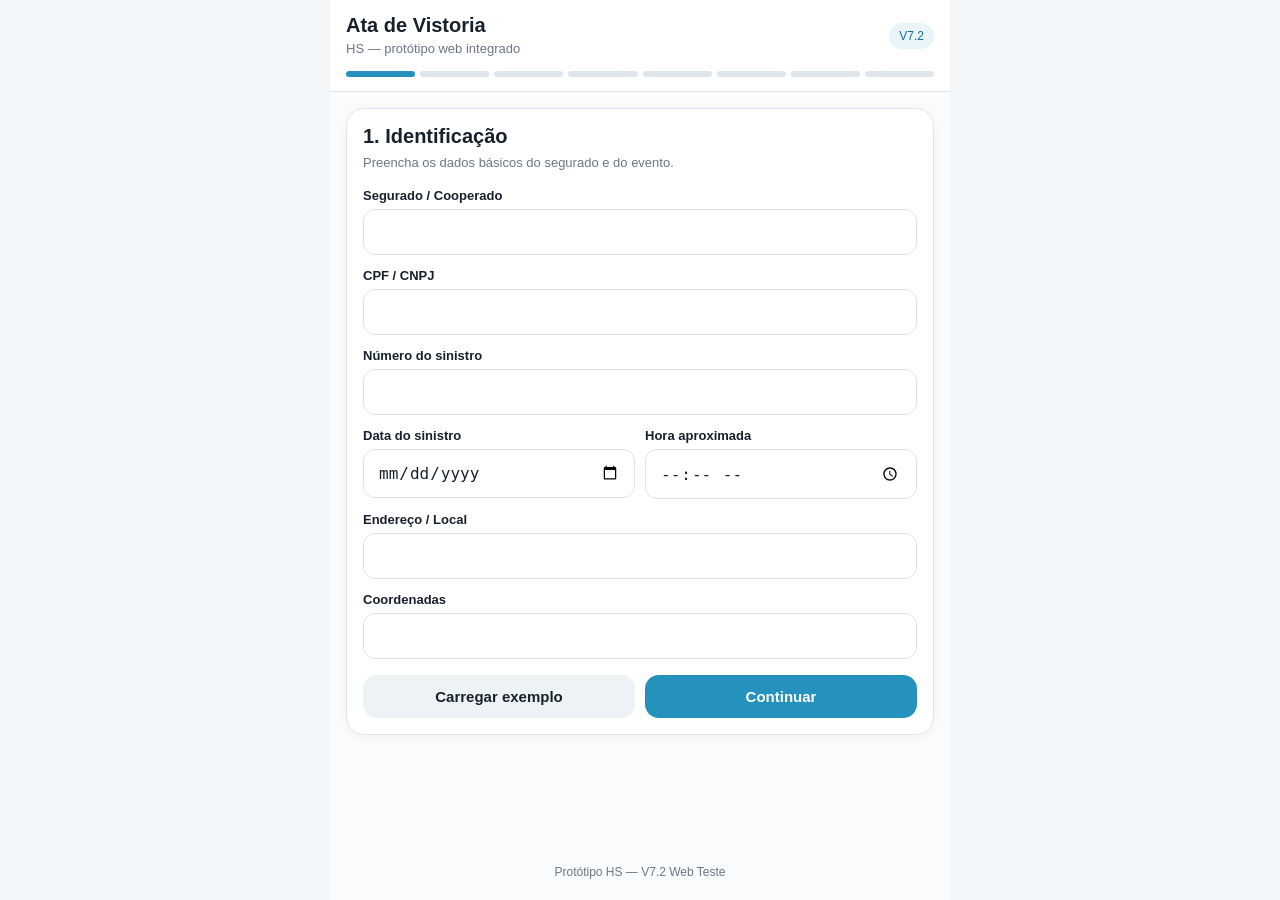
<file: index.html>
<!DOCTYPE html>
<html lang="pt-BR">
<head>
<meta charset="UTF-8">
<meta name="viewport" content="width=device-width, initial-scale=1.0, viewport-fit=cover">
<title>Ata de Vistoria - V7.2 Web Teste</title>
<style>
:root{--bg:#f3f6f9;--card:#fff;--text:#17212b;--muted:#6b7785;--line:#dce4ea;--primary:#2492bd;--primary-dark:#176d91;--ok:#2b835d;--danger:#a64b4b}
*{box-sizing:border-box}html,body{margin:0;background:var(--bg);color:var(--text);font-family:-apple-system,BlinkMacSystemFont,"Segoe UI",Roboto,Arial,sans-serif}
.app{max-width:620px;margin:auto;min-height:100vh;background:#f9fbfc}
header{position:sticky;top:0;z-index:10;background:#fff;border-bottom:1px solid var(--line);padding:14px 16px}
.head{display:flex;justify-content:space-between;align-items:center;gap:10px}h1{font-size:20px;margin:0}.badge{font-size:12px;background:#eaf5fa;color:var(--primary-dark);padding:6px 10px;border-radius:999px}
.progress{display:grid;grid-template-columns:repeat(8,1fr);gap:5px;margin-top:12px}.progress span{height:6px;background:#dfe6eb;border-radius:999px}.progress span.on{background:var(--primary)}
main{padding:16px 16px 100px}.screen{display:none}.screen.active{display:block}
.card{background:#fff;border:1px solid var(--line);border-radius:18px;padding:16px;margin-bottom:14px;box-shadow:0 2px 12px rgba(0,0,0,.04)}
h2{font-size:20px;margin:0 0 6px}h3{font-size:15px;margin:16px 0 8px}.helper{font-size:13px;line-height:1.45;color:var(--muted);margin:0 0 15px}
label.field{display:block;font-size:13px;font-weight:700;margin:13px 0 6px}
input,select,textarea{width:100%;font-size:16px;padding:13px 14px;border:1px solid var(--line);border-radius:12px;background:#fff;color:var(--text)}textarea{min-height:115px;resize:vertical}
.grid2{display:grid;grid-template-columns:1fr 1fr;gap:10px}.item{border:1px solid var(--line);background:#fbfcfd;border-radius:14px;padding:12px;margin-top:10px}
.item-head{display:flex;justify-content:space-between;align-items:center;gap:8px}.item-head strong{font-size:14px}
.btn{border:0;border-radius:14px;padding:13px 14px;font-size:15px;font-weight:800;cursor:pointer;-webkit-tap-highlight-color:transparent}
.primary{background:var(--primary);color:#fff}.secondary{background:#edf2f5;color:var(--text)}.ok{background:var(--ok);color:#fff}.danger{background:#fff1f1;color:var(--danger);border:1px solid #f0cccc}
.actions{display:flex;gap:10px;flex-wrap:wrap;margin-top:16px}.actions .btn{flex:1}
footer{padding:16px;color:var(--muted);font-size:12px;text-align:center}
.preview{background:#fff;border:1px solid var(--line);border-radius:16px;padding:14px;overflow:auto}.preview h4{margin:0 0 8px}.kv{display:grid;grid-template-columns:140px 1fr;gap:7px 10px;font-size:13px;line-height:1.35}.kv b{color:#33414d}.mini-table{width:100%;border-collapse:collapse;font-size:12px;margin-top:10px}.mini-table th,.mini-table td{border:1px solid #dce4ea;padding:7px;text-align:left;vertical-align:top}
@media(max-width:480px){.grid2{grid-template-columns:1fr}.kv{grid-template-columns:1fr}.head{align-items:flex-start;flex-direction:column}.actions{flex-direction:column}.actions .btn{width:100%}}
@media print{header,.no-print,footer{display:none!important}.app{max-width:none}.screen{display:block!important}body{background:#fff}main{padding:0}.card{box-shadow:none;border:0;padding:0}.preview{border:0;padding:0}}
</style>
</head>
<body>
<div class="app">
<header>
<div class="head"><div><h1>Ata de Vistoria</h1><div class="helper" style="margin:3px 0 0">HS — protótipo web integrado</div></div><span class="badge">V7.2</span></div>
<div class="progress" id="progress"><span></span><span></span><span></span><span></span><span></span><span></span><span></span><span></span></div>
</header>
<main>
<section class="screen active" data-step="1">
<div class="card"><h2>1. Identificação</h2><p class="helper">Preencha os dados básicos do segurado e do evento.</p>
<label class="field">Segurado / Cooperado</label><input id="segurado" data-save>
<label class="field">CPF / CNPJ</label><input id="cpfCnpj" data-save>
<label class="field">Número do sinistro</label><input id="sinistro" data-save>
<div class="grid2"><div><label class="field">Data do sinistro</label><input id="dataSinistro" type="date" data-save></div><div><label class="field">Hora aproximada</label><input id="horaSinistro" type="time" data-save></div></div>
<label class="field">Endereço / Local</label><input id="endereco" data-save>
<label class="field">Coordenadas</label><input id="coords" data-save>
<div class="actions no-print"><button class="btn secondary" onclick="loadExample()">Carregar exemplo</button><button class="btn primary" onclick="go(2)">Continuar</button></div>
</div></section>
<section class="screen" data-step="2"><div class="card"><h2>2. Instalações</h2><p class="helper">Adicione as instalações vistoriadas.</p><div id="instList"></div><button class="btn secondary no-print" onclick="addInst()">+ Adicionar instalação</button><div class="actions no-print"><button class="btn secondary" onclick="go(1)">Voltar</button><button class="btn primary" onclick="go(3)">Continuar</button></div></div></section>
<section class="screen" data-step="3"><div class="card"><h2>3. Relação de danos</h2><p class="helper">Registre cada item constatado em vistoria.</p><div id="damageList"></div><button class="btn secondary no-print" onclick="addDamage()">+ Adicionar item de dano</button><div class="actions no-print"><button class="btn secondary" onclick="go(2)">Voltar</button><button class="btn primary" onclick="go(4)">Continuar</button></div></div></section>
<section class="screen" data-step="4"><div class="card"><h2>4. Relato e constatações</h2>
<label class="field">Quem prestou o relato?</label><input id="relator" data-save>
<label class="field">Relato do evento</label><textarea id="relato" data-save></textarea>
<label class="field">Constatações de vistoria</label><textarea id="constatacoes" data-save></textarea>
<label class="field">Documentos coletados</label><textarea id="documentos" data-save></textarea>
<label class="field">Existe outro seguro?</label><select id="outroSeguro" data-save><option value="">Selecione</option><option value="nao">Não</option><option value="sim">Sim</option></select>
<div class="actions no-print"><button class="btn secondary" onclick="go(3)">Voltar</button><button class="btn primary" onclick="go(5)">Continuar</button></div></div></section>
<section class="screen" data-step="5"><div class="card"><h2>5. Cronologia</h2><p class="helper">Informe as cinco datas do fluxo do sinistro.</p>
<label class="field">1. Data do sinistro</label><input id="c1" type="date" data-save>
<label class="field">2. Data do aviso / comunicação</label><input id="c2" type="date" data-save>
<label class="field">3. Data da nomeação</label><input id="c3" type="date" data-save>
<label class="field">4. Data do contato / agendamento</label><input id="c4" type="date" data-save>
<label class="field">5. Data da vistoria</label><input id="c5" type="date" data-save>
<div class="actions no-print"><button class="btn secondary" onclick="go(4)">Voltar</button><button class="btn primary" onclick="go(6)">Continuar</button></div></div></section>
<section class="screen" data-step="6"><div class="card"><h2>6. Responsáveis</h2>
<label class="field">Cidade de emissão</label><input id="cidadeEmissao" data-save>
<label class="field">Regulador</label><input id="regulador" data-save>
<label class="field">CPF do regulador</label><input id="cpfReg" data-save>
<label class="field">Representante / Cooperado</label><input id="representante" data-save>
<label class="field">CPF do representante</label><input id="cpfRep" data-save>
<div class="actions no-print"><button class="btn secondary" onclick="go(5)">Voltar</button><button class="btn primary" onclick="go(7)">Revisar</button></div></div></section>
<section class="screen" data-step="7"><div class="card"><h2>7. Revisão</h2><p class="helper">Confira os dados antes da emissão.</p><div id="review" class="preview"></div><div class="actions no-print"><button class="btn secondary" onclick="go(6)">Voltar</button><button class="btn primary" onclick="go(8)">Revisar e emitir</button></div></div></section>
<section class="screen" data-step="8"><div class="card"><h2>8. Ata final</h2><p class="helper no-print">A prévia abaixo recebe automaticamente os dados preenchidos.</p><div id="finalPreview" class="preview"></div><div class="actions no-print"><button class="btn secondary" onclick="go(7)">Voltar</button><button class="btn secondary" onclick="saveDraft()">Salvar rascunho</button><button class="btn ok" onclick="window.print()">Exportar / Salvar PDF</button><button class="btn primary" onclick="exportWord()">Exportar Word editável</button></div></div></section>
</main>
<footer>Protótipo HS — V7.2 Web Teste</footer>
</div>
<script>
const $=id=>document.getElementById(id);let instN=0,dmgN=0;
function progress(){const n=+document.querySelector('.screen.active').dataset.step;document.querySelectorAll('#progress span').forEach((s,i)=>s.classList.toggle('on',i<n));}
function go(n){document.querySelectorAll('.screen').forEach(s=>s.classList.remove('active'));document.querySelector(`[data-step="${n}"]`).classList.add('active');if(n===7)renderReview();if(n===8)renderFinal();progress();window.scrollTo({top:0,behavior:'smooth'});saveDraft();}
function esc(v=''){return String(v).replace(/[&<>"']/g,c=>({'&':'&amp;','<':'&lt;','>':'&gt;','"':'&quot;',"'":'&#039;'}[c]));}
function addInst(v={}){instN++;const d=document.createElement('div');d.className='item';d.innerHTML=`<div class="item-head"><strong>Instalação ${instN}</strong><button class="btn danger no-print" type="button" onclick="this.closest('.item').remove();saveDraft()">Remover</button></div><div class="grid2"><div><label class="field">Nº / Identificação</label><input class="i-num" value="${esc(v.num||'')}"></div><div><label class="field">Ano</label><input class="i-year" value="${esc(v.year||'')}"></div></div><label class="field">Dimensões</label><input class="i-dim" value="${esc(v.dim||'')}"><label class="field">Capacidade / Uso</label><input class="i-cap" value="${esc(v.cap||'')}"><label class="field">Estado de conservação</label><input class="i-state" value="${esc(v.state||'')}">`;document.getElementById('instList').appendChild(d);}
function addDamage(v={}){dmgN++;const d=document.createElement('div');d.className='item';d.innerHTML=`<div class="item-head"><strong>Item ${dmgN}</strong><button class="btn danger no-print" type="button" onclick="this.closest('.item').remove();saveDraft()">Remover</button></div><label class="field">Descrição</label><input class="d-desc" value="${esc(v.desc||'')}"><div class="grid2"><div><label class="field">Quantidade</label><input class="d-qty" value="${esc(v.qty||'')}"></div><div><label class="field">Unidade</label><input class="d-unit" value="${esc(v.unit||'')}"></div></div><label class="field">Idade / Tempo de uso</label><input class="d-age" value="${esc(v.age||'')}">`;document.getElementById('damageList').appendChild(d);}
function vals(){const ids=['segurado','cpfCnpj','sinistro','dataSinistro','horaSinistro','endereco','coords','relator','relato','constatacoes','documentos','outroSeguro','c1','c2','c3','c4','c5','cidadeEmissao','regulador','cpfReg','representante','cpfRep'];const o={};ids.forEach(id=>o[id]=$(id)?.value||'');o.inst=[...document.querySelectorAll('#instList .item')].map(x=>({num:x.querySelector('.i-num').value,year:x.querySelector('.i-year').value,dim:x.querySelector('.i-dim').value,cap:x.querySelector('.i-cap').value,state:x.querySelector('.i-state').value}));o.damage=[...document.querySelectorAll('#damageList .item')].map(x=>({desc:x.querySelector('.d-desc').value,qty:x.querySelector('.d-qty').value,unit:x.querySelector('.d-unit').value,age:x.querySelector('.d-age').value}));return o;}
function fmtDate(v){if(!v)return'';const [y,m,d]=v.split('-');return`${d}/${m}/${y}`;}
function tableInst(a){return `<table class="mini-table"><thead><tr><th>Instalação</th><th>Ano</th><th>Dimensões</th><th>Capacidade/Uso</th><th>Conservação</th></tr></thead><tbody>${a.map(x=>`<tr><td>${esc(x.num)}</td><td>${esc(x.year)}</td><td>${esc(x.dim)}</td><td>${esc(x.cap)}</td><td>${esc(x.state)}</td></tr>`).join('')}</tbody></table>`;}
function tableDamage(a){return `<table class="mini-table"><thead><tr><th>Descrição</th><th>Qtd.</th><th>Un.</th><th>Idade/Uso</th></tr></thead><tbody>${a.map(x=>`<tr><td>${esc(x.desc)}</td><td>${esc(x.qty)}</td><td>${esc(x.unit)}</td><td>${esc(x.age)}</td></tr>`).join('')}</tbody></table>`;}
function renderReview(){const d=vals();$('review').innerHTML=`<h4>Identificação</h4><div class="kv"><b>Segurado</b><span>${esc(d.segurado)}</span><b>CPF/CNPJ</b><span>${esc(d.cpfCnpj)}</span><b>Sinistro</b><span>${esc(d.sinistro)}</span><b>Data/Hora</b><span>${fmtDate(d.dataSinistro)} ${esc(d.horaSinistro)}</span><b>Local</b><span>${esc(d.endereco)}</span><b>Coordenadas</b><span>${esc(d.coords)}</span></div><h4 style="margin-top:18px">Instalações</h4>${tableInst(d.inst)}<h4 style="margin-top:18px">Danos</h4>${tableDamage(d.damage)}<h4 style="margin-top:18px">Relato e constatações</h4><div class="kv"><b>Relator</b><span>${esc(d.relator)}</span><b>Relato</b><span>${esc(d.relato)}</span><b>Constatações</b><span>${esc(d.constatacoes)}</span><b>Documentos</b><span>${esc(d.documentos)}</span></div>`;}
function renderFinal(){const d=vals();$('finalPreview').innerHTML=`<div style="text-align:center"><h3 style="margin:0">ATA DE VISTORIA</h3><div style="font-size:12px;color:#667">HS / beyond solutions</div></div><hr style="border:0;border-top:1px solid #dce4ea;margin:16px 0"><div class="kv"><b>Segurado / Cooperado</b><span>${esc(d.segurado)}</span><b>CPF/CNPJ</b><span>${esc(d.cpfCnpj)}</span><b>Nº do sinistro</b><span>${esc(d.sinistro)}</span><b>Data do sinistro</b><span>${fmtDate(d.dataSinistro)}</span><b>Hora aproximada</b><span>${esc(d.horaSinistro)}</span><b>Local</b><span>${esc(d.endereco)}</span><b>Coordenadas</b><span>${esc(d.coords)}</span></div><h4 style="margin-top:18px">INSTALAÇÕES VISTORIADAS</h4>${tableInst(d.inst)}<h4 style="margin-top:18px">RELAÇÃO DE DANOS CONSTATADOS EM VISTORIA</h4>${tableDamage(d.damage)}<h4 style="margin-top:18px">RELATO DO EVENTO</h4><p style="font-size:13px;line-height:1.5">${esc(d.relato)}</p><h4>CONSTATAÇÕES DE VISTORIA</h4><p style="font-size:13px;line-height:1.5">${esc(d.constatacoes)}</p><h4>DOCUMENTOS COLETADOS</h4><p style="font-size:13px;line-height:1.5">${esc(d.documentos)}</p><h4>CRONOLOGIA</h4><table class="mini-table"><tbody><tr><th>Sinistro</th><td>${fmtDate(d.c1)}</td></tr><tr><th>Aviso / Comunicação</th><td>${fmtDate(d.c2)}</td></tr><tr><th>Nomeação</th><td>${fmtDate(d.c3)}</td></tr><tr><th>Contato / Agendamento</th><td>${fmtDate(d.c4)}</td></tr><tr><th>Vistoria</th><td>${fmtDate(d.c5)}</td></tr></tbody></table><h4 style="margin-top:18px">RESPONSÁVEIS</h4><div class="kv"><b>Cidade de emissão</b><span>${esc(d.cidadeEmissao)}</span><b>Regulador</b><span>${esc(d.regulador)} — ${esc(d.cpfReg)}</span><b>Representante</b><span>${esc(d.representante)} — ${esc(d.cpfRep)}</span></div>`;}
function saveDraft(){try{localStorage.setItem('ataV7',JSON.stringify(vals()));}catch(e){}}
function restore(){try{const d=JSON.parse(localStorage.getItem('ataV7')||'null');if(!d)return false;Object.entries(d).forEach(([k,v])=>{if($(k)&&typeof v==='string')$(k).value=v;});$('instList').innerHTML='';$('damageList').innerHTML='';instN=0;dmgN=0;(d.inst||[]).forEach(addInst);(d.damage||[]).forEach(addDamage);return true;}catch(e){return false;}}
function exportWord(){renderFinal();const content=`<!DOCTYPE html><html><head><meta charset="UTF-8"><title>Ata de Vistoria</title><style>body{font-family:Arial,sans-serif;font-size:11pt;color:#111}.mini-table{width:100%;border-collapse:collapse}.mini-table th,.mini-table td{border:1px solid #999;padding:6px}.kv{display:grid;grid-template-columns:160px 1fr;gap:6px}.preview{padding:10px}h3,h4{margin:12px 0 6px}</style></head><body>${$('finalPreview').innerHTML}</body></html>`;const blob=new Blob(['\ufeff',content],{type:'application/msword'});const a=document.createElement('a');a.href=URL.createObjectURL(blob);a.download='ata_vistoria_v7_2.doc';document.body.appendChild(a);a.click();setTimeout(()=>{URL.revokeObjectURL(a.href);a.remove()},1000);}
function loadExample(){const d={segurado:'Pessoa Exemplo',cpfCnpj:'000.000.000-00',sinistro:'EXEMPLO-2026-001',dataSinistro:'2026-08-31',horaSinistro:'17:00',endereco:'Propriedade rural - Chapecó/SC',coords:'',relator:'Representante do cooperado',relato:'De acordo com o relato prestado pelo filho do cooperado, no final da tarde de 31 de agosto de 2026, por volta das 17h00, foram percebidas instabilidades no fornecimento de energia elétrica da concessionária que atende à propriedade. Durante o manejo das instalações, constatou que o controlador de ambiência e automação apresentou anomalia de funcionamento, passando a exibir uma tela azul em seu display frontal.',constatacoes:'Em vistoria remota realizada em 21/09/2026, foi apresentado o controlador de ambiência e automação sinistrado, atualmente em funcionamento mediante reparo provisório, com instalação de uma placa de comunicação reserva. Os danos relacionados ao evento reclamado restringiam-se exclusivamente à placa de comunicação do controlador Smaai 5 Inobram.',documentos:'Não foram coletados documentos em vistoria.',outroSeguro:'nao',c1:'2026-08-31',c2:'2026-09-15',c3:'2026-09-15',c4:'2026-09-15',c5:'2026-09-21',cidadeEmissao:'Blumenau (SC)',regulador:'Regulador Exemplo',cpfReg:'000.000.000-00',representante:'Pessoa Exemplo',cpfRep:'000.000.000-00'};Object.entries(d).forEach(([k,v])=>{if($(k))$(k).value=v;});$('instList').innerHTML='';$('damageList').innerHTML='';instN=0;dmgN=0;[{num:'1',year:'2025',dim:'110,00 x 19,70m',cap:'216 suínos',state:'Regular'},{num:'2',year:'2025',dim:'70,00 x 19,60m',cap:'900 suínos',state:'Regular'},{num:'3',year:'2010',dim:'100,00 x 9,00m',cap:'109 suínos',state:'Reparos Simples'}].forEach(addInst);addDamage({desc:'Placa CPU PCI controlador Smaai 5 Inobram',qty:'01',unit:'un.',age:'1 ano'});saveDraft();}
function resetForm(){if(confirm('Iniciar uma nova vistoria e limpar o rascunho?')){localStorage.removeItem('ataV7');location.reload();}}
document.addEventListener('input',e=>{if(e.target.matches('[data-save],.item input,.item select')){clearTimeout(window.t);window.t=setTimeout(saveDraft,450);}});
window.addEventListener('load',()=>{if(!restore()){addInst();addDamage();}progress();});
</script>
</body></html>
</file>
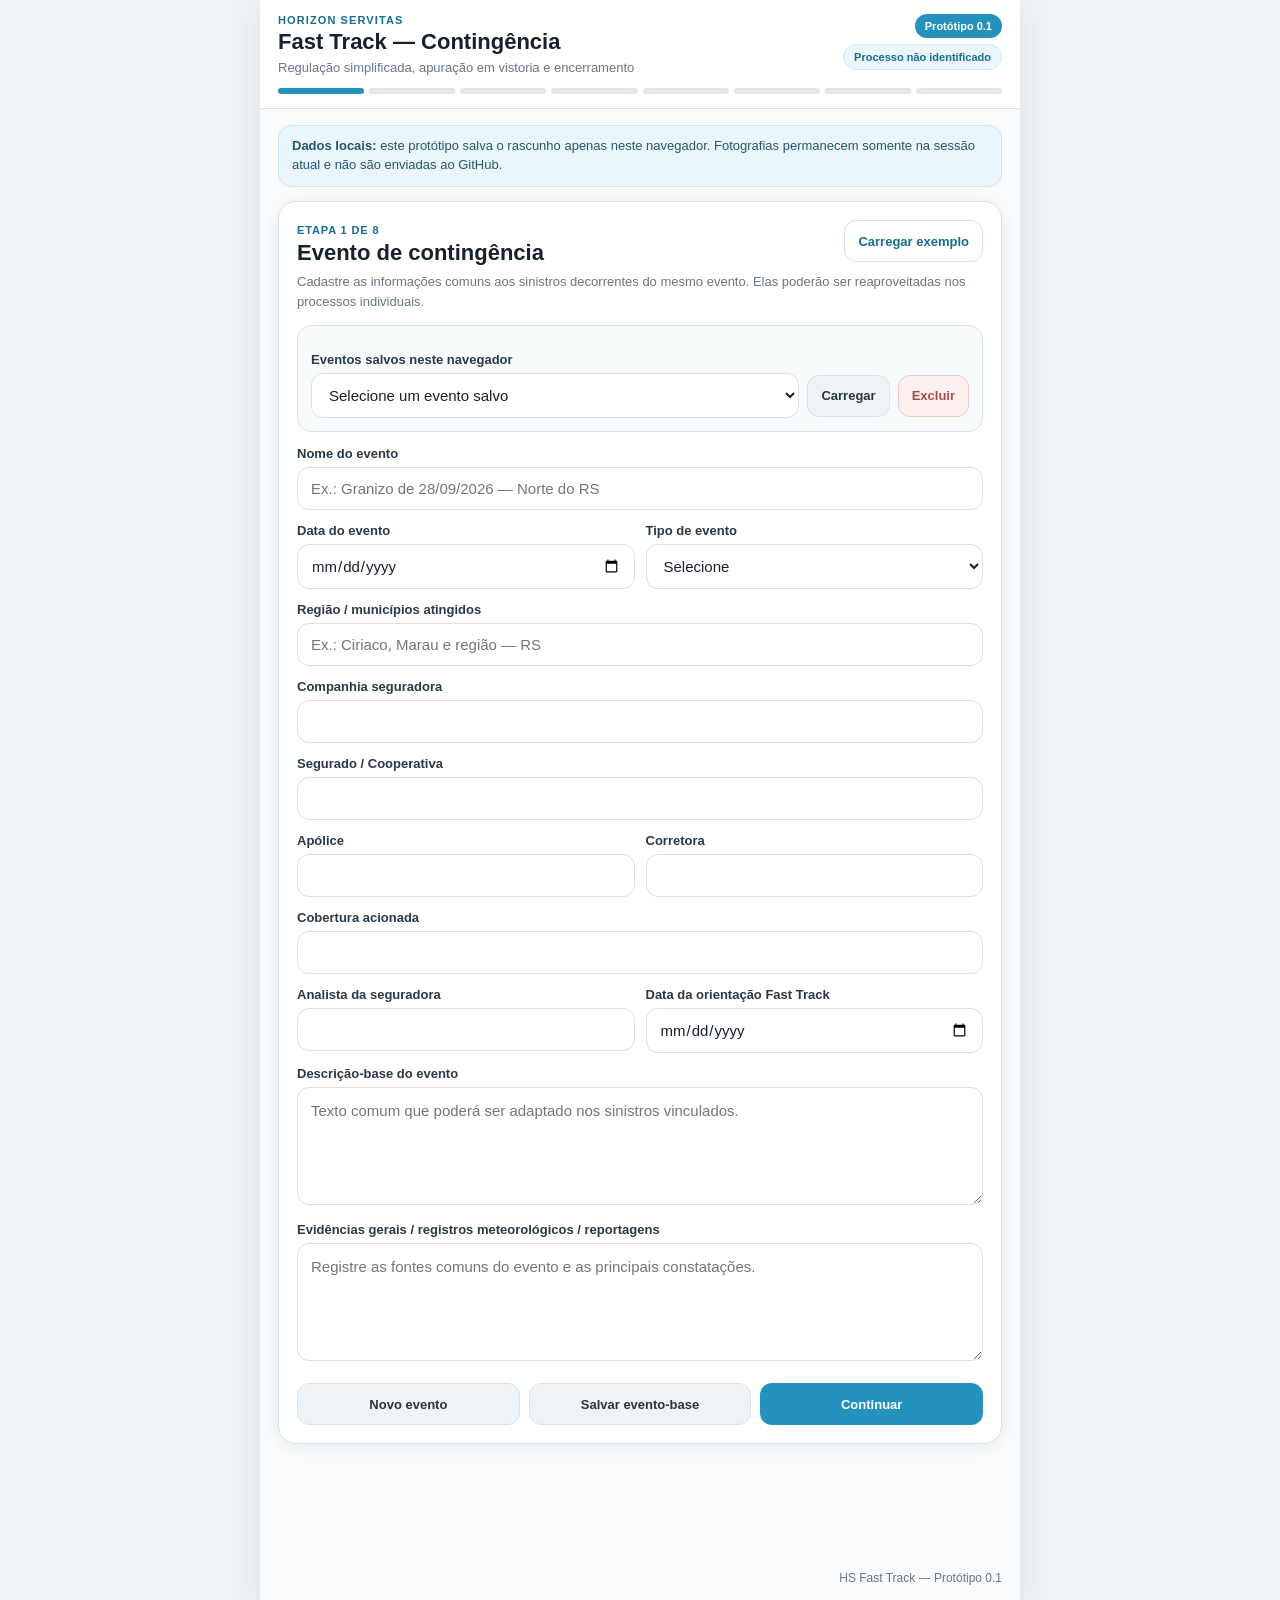
<file: fast_track/index.html>
<!DOCTYPE html>
<html lang="pt-BR">
<head>
  <meta charset="UTF-8">
  <meta name="viewport" content="width=device-width, initial-scale=1.0, viewport-fit=cover">
  <meta name="color-scheme" content="light">
  <title>Fast Track — Contingência | HS</title>
  <link rel="stylesheet" href="styles.css">
</head>
<body>
  <div class="app-shell">
    <header class="app-header no-print">
      <div class="header-row">
        <div>
          <p class="eyebrow">Horizon Servitas</p>
          <h1>Fast Track — Contingência</h1>
          <p class="header-subtitle">Regulação simplificada, apuração em vistoria e encerramento</p>
        </div>
        <div class="header-badges">
          <span class="badge">Protótipo 0.1</span>
          <span id="caseIdBadge" class="badge badge-soft">Processo não identificado</span>
        </div>
      </div>
      <div class="progress" id="progress" aria-label="Progresso do preenchimento">
        <span></span><span></span><span></span><span></span>
        <span></span><span></span><span></span><span></span>
      </div>
    </header>

    <main>
      <div id="globalNotice" class="notice notice-info no-print">
        <strong>Dados locais:</strong> este protótipo salva o rascunho apenas neste navegador. Fotografias permanecem somente na sessão atual e não são enviadas ao GitHub.
      </div>

      <section class="screen active" data-step="1">
        <div class="card">
          <div class="section-heading">
            <div><span class="step-kicker">Etapa 1 de 8</span><h2>Evento de contingência</h2></div>
            <button class="btn btn-ghost" type="button" data-action="load-example">Carregar exemplo</button>
          </div>
          <p class="helper">Cadastre as informações comuns aos sinistros decorrentes do mesmo evento. Elas poderão ser reaproveitadas nos processos individuais.</p>

          <div class="subcard event-manager">
            <label class="field" for="savedEventSelect">Eventos salvos neste navegador</label>
            <div class="inline-actions">
              <select id="savedEventSelect"><option value="">Selecione um evento salvo</option></select>
              <button class="btn btn-secondary" type="button" data-action="load-event">Carregar</button>
              <button class="btn btn-danger-lite" type="button" data-action="delete-event">Excluir</button>
            </div>
          </div>

          <label class="field" for="eventName">Nome do evento</label>
          <input id="eventName" data-save placeholder="Ex.: Granizo de 28/09/2026 — Norte do RS">

          <div class="grid2">
            <div><label class="field" for="eventDate">Data do evento</label><input id="eventDate" type="date" data-save></div>
            <div><label class="field" for="eventType">Tipo de evento</label>
              <select id="eventType" data-save>
                <option value="">Selecione</option>
                <option>Granizo</option><option>Vendaval</option><option>Alagamento / Inundação</option>
                <option>Danos Elétricos</option><option>Incêndio</option><option>Outro</option>
              </select>
            </div>
          </div>

          <label class="field" for="eventRegion">Região / municípios atingidos</label>
          <input id="eventRegion" data-save placeholder="Ex.: Ciriaco, Marau e região — RS">

          <label class="field" for="insurer">Companhia seguradora</label>
          <input id="insurer" list="insurerList" data-save autocomplete="off">
          <datalist id="insurerList"><option value="SOMPO SEGUROS S/A"></option></datalist>

          <label class="field" for="insuredCooperative">Segurado / Cooperativa</label>
          <input id="insuredCooperative" list="cooperativeList" data-save autocomplete="off">
          <datalist id="cooperativeList">
            <option value="COOPERATIVA CENTRAL AURORA ALIMENTOS"></option>
            <option value="LAR COOPERATIVA AGROINDUSTRIAL"></option>
            <option value="SOMAVE"></option><option value="JAGUAFRANGOS"></option><option value="BRF S.A."></option>
          </datalist>

          <div class="grid2">
            <div><label class="field" for="policyNumber">Apólice</label><input id="policyNumber" data-save></div>
            <div><label class="field" for="broker">Corretora</label><input id="broker" list="brokerList" data-save autocomplete="off"></div>
          </div>
          <datalist id="brokerList"><option value="ALPER CONSULTORIA E CORRETORA DE SEGUROS S/A"></option></datalist>

          <label class="field" for="eventCoverage">Cobertura acionada</label>
          <input id="eventCoverage" list="coverageList" data-save autocomplete="off">
          <datalist id="coverageList">
            <option value="Vendaval — Modalidade B"></option><option value="Danos Elétricos"></option>
            <option value="Incêndio"></option><option value="Desmoronamento"></option><option value="Alagamento"></option>
          </datalist>

          <div class="grid2">
            <div><label class="field" for="insurerAnalyst">Analista da seguradora</label><input id="insurerAnalyst" data-save></div>
            <div><label class="field" for="fastTrackInstructionDate">Data da orientação Fast Track</label><input id="fastTrackInstructionDate" type="date" data-save></div>
          </div>

          <label class="field" for="eventBaseNarrative">Descrição-base do evento</label>
          <textarea id="eventBaseNarrative" data-save placeholder="Texto comum que poderá ser adaptado nos sinistros vinculados."></textarea>

          <label class="field" for="eventEvidence">Evidências gerais / registros meteorológicos / reportagens</label>
          <textarea id="eventEvidence" data-save placeholder="Registre as fontes comuns do evento e as principais constatações."></textarea>

          <div class="actions">
            <button class="btn btn-secondary" type="button" data-action="new-event">Novo evento</button>
            <button class="btn btn-secondary" type="button" data-action="save-event">Salvar evento-base</button>
            <button class="btn btn-primary" type="button" data-go="2">Continuar</button>
          </div>
        </div>
      </section>

      <section class="screen" data-step="2">
        <div class="card">
          <div class="section-heading"><div><span class="step-kicker">Etapa 2 de 8</span><h2>Processo individual</h2></div><button class="btn btn-ghost" type="button" data-action="import-v75">Importar Ata V7.5</button></div>
          <p class="helper">O número da seguradora tem prioridade. Se ainda não existir, o processo será identificado pelo número HS ou pelo nome do cooperado.</p>

          <div class="identifier-box"><span>Identificador utilizado</span><strong id="resolvedCaseId">Aguardando identificação</strong></div>

          <div class="grid2">
            <div><label class="field" for="insurerClaim">Sinistro da seguradora</label><input id="insurerClaim" data-save placeholder="Ex.: 1325325"></div>
            <div><label class="field" for="hsClaim">Sinistro Horizon Servitas</label><input id="hsClaim" data-save placeholder="Ex.: S2609085"></div>
          </div>

          <label class="field" for="claimantName">Cooperado / Beneficiário</label><input id="claimantName" data-save>
          <label class="field" for="claimantDocument">CPF / CNPJ</label><input id="claimantDocument" data-save>

          <div class="grid2">
            <div><label class="field" for="lossDate">Data do sinistro</label><input id="lossDate" type="date" data-save></div>
            <div><label class="field" for="lossTime">Hora aproximada</label><input id="lossTime" type="time" data-save></div>
          </div>

          <label class="field" for="riskAddress">Local do risco</label><input id="riskAddress" data-save>
          <label class="field" for="coordinates">Coordenadas</label><input id="coordinates" data-save>

          <div class="grid2">
            <div><label class="field" for="contactName">Contato no local</label><input id="contactName" data-save></div>
            <div><label class="field" for="contactPhone">Telefone</label><input id="contactPhone" data-save inputmode="tel"></div>
          </div>

          <label class="field" for="inspectionType">Tipo de vistoria</label>
          <select id="inspectionType" data-save><option value="presencial">Presencial</option><option value="remota">Remota</option><option value="hibrida">Híbrida</option></select>

          <div id="claimNumberNotice" class="notice notice-warn hidden">O número da seguradora ainda não foi informado. O processo continuará pelo número HS ou pelo nome do cooperado.</div>

          <div class="actions"><button class="btn btn-secondary" type="button" data-go="1">Voltar</button><button class="btn btn-primary" type="button" data-go="3">Continuar</button></div>
        </div>
      </section>

      <section class="screen" data-step="3">
        <div class="card">
          <div class="section-heading"><div><span class="step-kicker">Etapa 3 de 8</span><h2>Conferência do risco</h2></div><button class="btn btn-secondary" type="button" data-action="add-installation">+ Instalação</button></div>
          <p class="helper">Os dados recebidos são apenas referência. O relatório utilizará os valores confirmados pelo regulador.</p>

          <label class="field" for="riskActivity">Atividade do risco</label><input id="riskActivity" data-save placeholder="Ex.: Criação de frangos de corte">
          <label class="field" for="riskDataSource">Fonte dos dados recebidos</label><input id="riskDataSource" data-save placeholder="Ex.: Planilha geral da cooperativa / vistoria">

          <div id="riskAlerts" class="notice notice-warn hidden"></div>
          <div id="installationList"></div>

          <div class="actions"><button class="btn btn-secondary" type="button" data-go="2">Voltar</button><button class="btn btn-primary" type="button" data-go="4">Continuar</button></div>
        </div>
      </section>

      <section class="screen" data-step="4">
        <div class="card">
          <div class="section-heading"><div><span class="step-kicker">Etapa 4 de 8</span><h2>Ocorrência e vistoria</h2></div><button class="btn btn-ghost" type="button" data-action="copy-event-narrative">Usar texto-base do evento</button></div>
          <label class="field" for="reporterName">Quem prestou o relato?</label><input id="reporterName" data-save>
          <label class="field" for="occurrenceNarrative">Relato individual da ocorrência</label><textarea id="occurrenceNarrative" data-save></textarea>
          <label class="field" for="inspectionFindings">Constatações da vistoria</label><textarea id="inspectionFindings" data-save></textarea>
          <label class="field" for="documentsPresented">Documentos apresentados</label><textarea id="documentsPresented" data-save></textarea>

          <div class="subsection-title"><h3>Relação de danos</h3><button class="btn btn-secondary" type="button" data-action="add-damage">+ Item</button></div>
          <div id="damageList"></div>

          <div class="subsection-title"><h3>Fotografias</h3></div>
          <p class="helper">As imagens são comprimidas e usadas na prévia e na exportação enquanto esta página permanecer aberta. Elas não entram no salvamento automático.</p>
          <input id="photoInput" type="file" accept="image/*" multiple>
          <div id="photoGallery" class="photo-gallery"></div>

          <div class="actions"><button class="btn btn-secondary" type="button" data-go="3">Voltar</button><button class="btn btn-primary" type="button" data-go="5">Continuar</button></div>
        </div>
      </section>

      <section class="screen" data-step="5">
        <div class="card">
          <div class="section-heading"><div><span class="step-kicker">Etapa 5 de 8</span><h2>Cobertura e análise técnica</h2></div></div>
          <label class="field" for="coverageName">Cobertura reclamada</label><input id="coverageName" data-save>

          <div class="grid2">
            <div><label class="field" for="eventLimit">LMI por evento</label><input id="eventLimit" type="number" min="0" step="0.01" data-save></div>
            <div><label class="field" for="unitLimit">Sublimite por unidade</label><input id="unitLimit" type="number" min="0" step="0.01" data-save></div>
          </div>
          <div class="grid2">
            <div><label class="field" for="aggregateLimit">Limite agregado</label><input id="aggregateLimit" type="number" min="0" step="0.01" data-save></div>
            <div><label class="field" for="customLimit">Outro limite aplicável</label><input id="customLimit" type="number" min="0" step="0.01" data-save></div>
          </div>

          <label class="field" for="applicableLimitType">Limite a considerar no cálculo</label>
          <select id="applicableLimitType" data-save>
            <option value="none">Não limitar automaticamente</option>
            <option value="event">LMI por evento</option><option value="unit">Sublimite por unidade</option>
            <option value="aggregate">Limite agregado</option><option value="custom">Outro limite aplicável</option>
          </select>
          <p class="field-note">Os limites são transcritos da apólice. A seleção acima deve ser confirmada pelo regulador e não representa divisão do LMI entre cooperados.</p>

          <div class="grid2">
            <div><label class="field" for="deductiblePct">Franquia percentual (%)</label><input id="deductiblePct" type="number" min="0" step="0.01" data-save></div>
            <div><label class="field" for="deductibleMin">Franquia mínima (R$)</label><input id="deductibleMin" type="number" min="0" step="0.01" data-save></div>
          </div>

          <label class="field" for="causeAnalysis">Análise e definição de causa</label><textarea id="causeAnalysis" data-save></textarea>
          <label class="field" for="contractAnalysis">Análise contratual e enquadramento técnico</label><textarea id="contractAnalysis" data-save></textarea>

          <label class="field" for="coverageDecision">Conclusão sobre o amparo</label>
          <select id="coverageDecision" data-save><option value="amparado">Amparado</option><option value="parcial">Parcialmente amparado</option><option value="sem_amparo">Sem amparo técnico</option><option value="pendente">Pendente de definição</option></select>
          <label class="field" for="regulatorOpinion">Parecer do regulador</label><textarea id="regulatorOpinion" data-save></textarea>

          <div class="actions"><button class="btn btn-secondary" type="button" data-go="4">Voltar</button><button class="btn btn-primary" type="button" data-go="6">Continuar</button></div>
        </div>
      </section>

      <section class="screen" data-step="6">
        <div class="card">
          <div class="section-heading"><div><span class="step-kicker">Etapa 6 de 8</span><h2>Apuração simplificada</h2></div><button class="btn btn-secondary" type="button" data-action="add-assessment-item">+ Item</button></div>
          <p class="helper">Informe os valores reclamados e os valores tecnicamente acatados. Descontos, glosas, depreciação, salvados e franquia são calculados automaticamente.</p>
          <div id="assessmentList"></div>

          <div id="financialSummary" class="financial-grid"></div>
          <div id="limitWarning" class="notice notice-warn hidden"></div>

          <div class="actions"><button class="btn btn-secondary" type="button" data-go="5">Voltar</button><button class="btn btn-primary" type="button" data-go="7">Continuar</button></div>
        </div>
      </section>

      <section class="screen" data-step="7">
        <div class="card">
          <div class="section-heading"><div><span class="step-kicker">Etapa 7 de 8</span><h2>Encerramento do processo</h2></div></div>

          <div class="grid2">
            <div><label class="field" for="salvageStatus">Salvados</label><select id="salvageStatus" data-save><option value="nao">Não há salvados</option><option value="sim">Há salvados</option><option value="avaliar">Depende de avaliação</option></select></div>
            <div><label class="field" for="recoveryStatus">Ressarcimento</label><select id="recoveryStatus" data-save><option value="nao">Sem possibilidade identificada</option><option value="sim">Há possibilidade</option><option value="avaliar">Avaliar posteriormente</option></select></div>
          </div>
          <label class="field" for="salvageNotes">Observações sobre salvados</label><textarea id="salvageNotes" data-save></textarea>
          <div class="grid2"><div><label class="field" for="recoveryAgainst">Possível responsável</label><input id="recoveryAgainst" data-save></div><div><label class="field" for="recoveryProtocol">Protocolo / referência</label><input id="recoveryProtocol" data-save></div></div>
          <label class="field" for="recoveryNotes">Fundamentação do ressarcimento</label><textarea id="recoveryNotes" data-save></textarea>

          <label class="field" for="otherInsurance">Existe outro seguro?</label><select id="otherInsurance" data-save><option value="nao">Não</option><option value="sim">Sim</option></select>
          <div class="grid2"><div><label class="field" for="otherInsurer">Outra seguradora</label><input id="otherInsurer" data-save></div><div><label class="field" for="otherPolicy">Outra apólice</label><input id="otherPolicy" data-save></div></div>

          <h3>Dados de pagamento</h3>
          <label class="field" for="beneficiaryName">Beneficiário</label><input id="beneficiaryName" data-save>
          <label class="field" for="beneficiaryDocument">CPF / CNPJ do beneficiário</label><input id="beneficiaryDocument" data-save>
          <div class="grid3"><div><label class="field" for="bankName">Banco</label><input id="bankName" data-save></div><div><label class="field" for="bankAgency">Agência</label><input id="bankAgency" data-save></div><div><label class="field" for="bankAccount">Conta</label><input id="bankAccount" data-save></div></div>
          <label class="checkline"><input id="includeBankInReport" type="checkbox" data-save> Incluir dados bancários no relatório emitido</label>

          <h3>Cronologia</h3>
          <div class="grid2"><div><label class="field" for="noticeDate">Data do aviso</label><input id="noticeDate" type="date" data-save></div><div><label class="field" for="appointmentDate">Data da nomeação</label><input id="appointmentDate" type="date" data-save></div></div>
          <div class="grid2"><div><label class="field" for="contactDate">Contato / agendamento</label><input id="contactDate" type="date" data-save></div><div><label class="field" for="inspectionDate">Data da vistoria</label><input id="inspectionDate" type="date" data-save></div></div>
          <div class="grid2"><div><label class="field" for="closingDate">Data do encerramento</label><input id="closingDate" type="date" data-save></div><div><label class="field" for="reportDate">Data do relatório</label><input id="reportDate" type="date" data-save></div></div>

          <h3>Responsáveis</h3>
          <div class="grid2"><div><label class="field" for="emissionCity">Cidade de emissão</label><input id="emissionCity" data-save></div><div><label class="field" for="regulatorName">Regulador</label><input id="regulatorName" data-save></div></div>
          <label class="field" for="regulatorDocument">CPF do regulador</label><input id="regulatorDocument" data-save>
          <label class="field" for="finalNotes">Considerações finais</label><textarea id="finalNotes" data-save></textarea>

          <div class="actions"><button class="btn btn-secondary" type="button" data-go="6">Voltar</button><button class="btn btn-primary" type="button" data-go="8">Revisar e emitir</button></div>
        </div>
      </section>

      <section class="screen" data-step="8">
        <div class="card">
          <div class="section-heading"><div><span class="step-kicker">Etapa 8 de 8</span><h2>Revisão e emissão</h2></div></div>
          <div id="reviewAlerts"></div>
          <div id="reviewSummary" class="review-summary"></div>
          <h3>Prévia do relatório</h3>
          <div id="reportPreview" class="report-preview"></div>

          <div class="actions no-print">
            <button class="btn btn-secondary" type="button" data-go="7">Voltar</button>
            <button class="btn btn-secondary" type="button" data-action="save-draft">Salvar rascunho</button>
            <button class="btn btn-secondary" type="button" data-action="export-json">Backup do processo</button>
            <label class="btn btn-secondary file-button">Importar backup<input id="jsonImport" type="file" accept="application/json"></label>
            <button class="btn btn-ok" type="button" data-action="print-report">Exportar / Salvar PDF</button>
            <button class="btn btn-primary" type="button" data-action="export-word">Exportar Word editável</button>
          </div>
          <div class="actions no-print"><button class="btn btn-danger-lite" type="button" data-action="clear-draft">Iniciar novo processo</button></div>
        </div>
      </section>
    </main>

    <footer class="app-footer no-print"><span id="saveStatus" role="status" aria-live="polite"></span><span>HS Fast Track — Protótipo 0.1</span></footer>
  </div>

  <div id="printHost" aria-hidden="true"></div>
  <script src="app.js"></script>
</body>
</html>
</file>
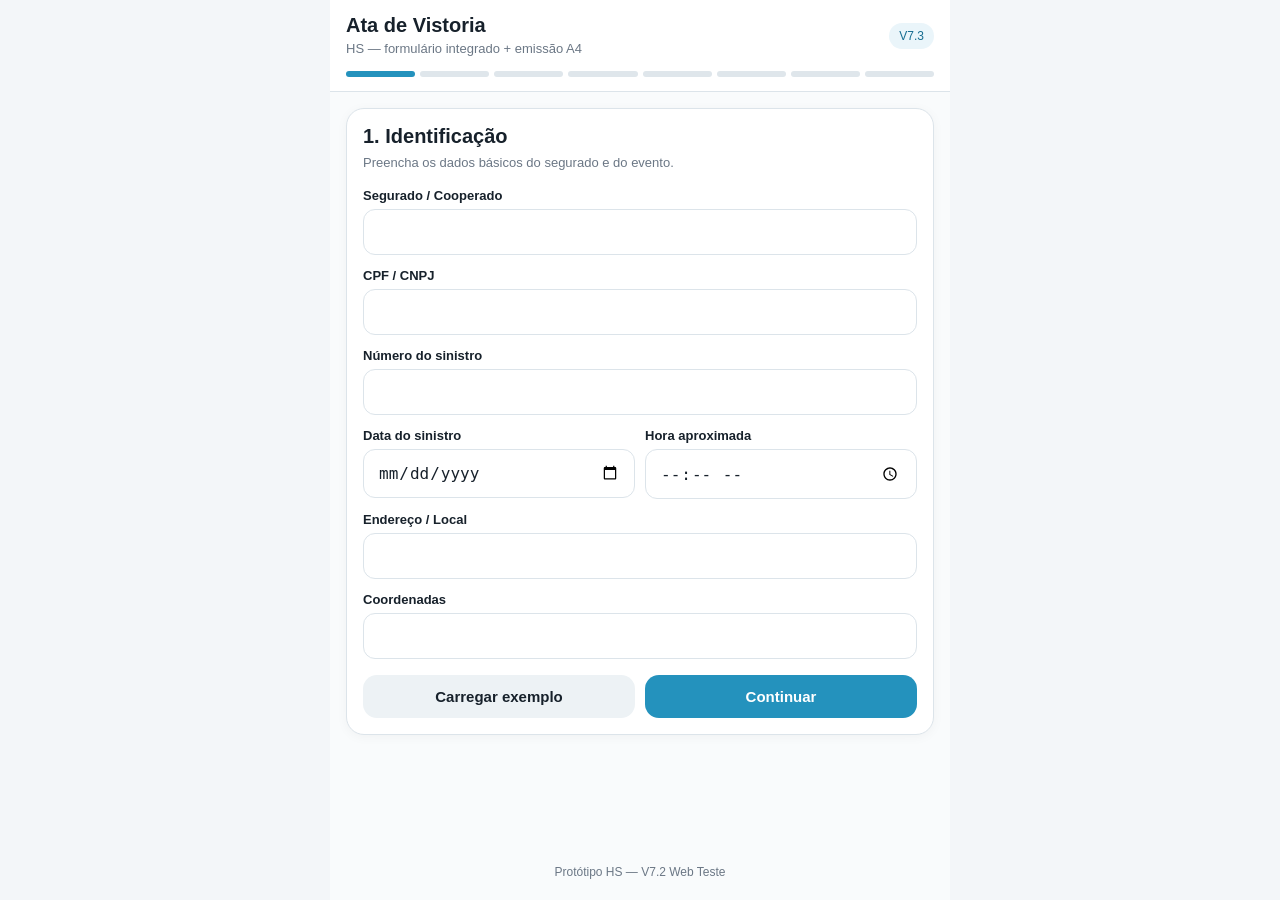
<file: v7_3.html>
<!DOCTYPE html>
<html lang="pt-BR">
<head>
<meta charset="UTF-8">
<meta name="viewport" content="width=device-width,initial-scale=1,viewport-fit=cover">
<title>Ata de Vistoria HS — V7.3</title>
<style>
*{box-sizing:border-box}html,body{margin:0;width:100%;height:100%;background:#eef2f5;font-family:Arial,sans-serif}#appwrap{width:100%;height:100%;min-height:100vh}#appFrame{border:0;width:100%;height:100%;min-height:100vh;display:block}#printHost{display:none}.hs-page{position:relative;width:210mm;height:297mm;background:#fff;color:#111;padding:28mm 24mm 25mm 24mm;overflow:hidden;page-break-after:always;font-size:10.5pt;line-height:1.48}.hs-page:last-child{page-break-after:auto}.hs-brand{position:absolute;top:10mm;right:18mm;display:flex;align-items:center;gap:4mm}.hs-symbol{width:31mm;height:19mm;position:relative}.hs-ring{position:absolute;border:1.8mm solid #2da9df;border-radius:50%;width:20mm;height:15mm;top:2mm}.hs-ring.a{left:0}.hs-ring.b{right:0}.hs-word{position:absolute;inset:0;display:flex;align-items:center;justify-content:center;color:#2da9df;font-weight:800;font-size:19pt;letter-spacing:-2px}.hs-beyond{font-weight:800;font-size:14pt;line-height:1.05}.wm{position:absolute;left:35mm;top:88mm;width:140mm;height:120mm;opacity:.11;pointer-events:none}.wm:before,.wm:after{content:"";position:absolute;border:3mm solid #4cc7e8;border-radius:50%;width:80mm;height:80mm;top:16mm}.wm:before{left:8mm}.wm:after{right:8mm}.footer{position:absolute;left:0;right:0;bottom:8mm;height:18mm;color:#2da9df;font-size:7.8pt}.footmark{position:absolute;left:1mm;bottom:0;width:22mm;height:14mm}.footmark:before,.footmark:after{content:"";position:absolute;border:1.3mm solid #2da9df;border-radius:50%;width:13mm;height:10mm;top:1.5mm}.footmark:before{left:0}.footmark:after{right:0}.foottext{position:absolute;left:27mm;bottom:1mm;line-height:1.65}.pageno{position:absolute;right:12mm;bottom:0;color:#222;font-style:italic}.title{font-size:24pt;font-weight:400;margin-top:14mm}.subtitle{font-size:18pt;color:#2da9df;margin-top:1mm}.claimnums{margin:11mm 0 7mm 92mm;font-size:9.5pt}.claimnums .r{display:grid;grid-template-columns:1fr 1fr;gap:4mm}.meta{margin-top:7mm}.meta .row{display:grid;grid-template-columns:58mm 1fr;gap:5mm;margin:4.2mm 0}.meta b{font-weight:700}.section{font-size:14pt;font-weight:400;margin:8mm 0 7mm}.subsection{font-size:11.5pt;font-weight:700;margin:7mm 0 4mm}.text{font-size:10.5pt;text-align:justify;margin:0 0 4mm}.hs-table{width:100%;border-collapse:collapse;font-size:9.5pt;position:relative;z-index:2}.hs-table th,.hs-table td{border:.25mm solid #555;padding:2.2mm 2mm;text-align:center;vertical-align:middle}.hs-table th{font-weight:700}.damage-list{margin:2mm 0 0 7mm;padding-left:5mm}.damage-list li{margin:2mm 0}.checkrow{display:grid;grid-template-columns:9mm 1fr;gap:2mm;align-items:start;margin:4mm 3mm}.box{width:7mm;height:7mm;border:.3mm solid #555;display:flex;align-items:center;justify-content:center;font-size:10pt}.chrono{width:100%;border-collapse:collapse;margin-top:6mm;font-size:10pt}.chrono td{border-bottom:.3mm solid #555;padding:1.5mm 0}.chrono td:last-child{text-align:right;width:38mm}.date-line{text-align:right;margin-top:12mm}.sig{width:72mm;margin-left:auto;margin-top:28mm}.sig2{width:92mm;margin-left:auto;margin-top:28mm}.sigline{border-top:.3mm solid #555;padding-top:2mm;text-align:center}.small{font-size:9pt}.muted{color:#444}@media screen{#printHost.previewing{display:block;padding:16px}.hs-page{margin:0 auto 16px;box-shadow:0 2px 14px rgba(0,0,0,.16);transform-origin:top center}}@media print{@page{size:A4;margin:0}html,body{background:#fff}#appwrap{display:none!important}#printHost{display:block!important;padding:0!important}.hs-page{margin:0!important;box-shadow:none!important;transform:none!important}}
</style>
</head>
<body>
<div id="appwrap"><iframe id="appFrame" src="./index.html" title="Ata de Vistoria V7.3"></iframe></div>
<div id="printHost"></div>
<script>
const frame=document.getElementById('appFrame'),host=document.getElementById('printHost');
function esc(v=''){return String(v??'').replace(/[&<>"']/g,c=>({'&':'&amp;','<':'&lt;','>':'&gt;','"':'&quot;',"'":'&#039;'}[c]));}
function fd(v){if(!v)return 'A INFORMAR';const p=v.split('-');return p.length===3?`${p[2]}/${p[1]}/${p[0]}`:v;}
function longDate(v){if(!v)return 'A INFORMAR';const [y,m,d]=v.split('-');const meses=['JANEIRO','FEVEREIRO','MARÇO','ABRIL','MAIO','JUNHO','JULHO','AGOSTO','SETEMBRO','OUTUBRO','NOVEMBRO','DEZEMBRO'];return `${d} DE ${meses[+m-1]} DE ${y}`;}
function brand(){return `<div class="hs-brand"><div class="hs-symbol"><span class="hs-ring a"></span><span class="hs-ring b"></span><span class="hs-word">HS</span></div><div class="hs-beyond">beyond<br>solutions</div></div>`;}
function wm(){return '<div class="wm"></div>';}
function footer(n){return `<div class="footer"><div class="footmark"></div><div class="foottext">Matriz - Rua XV de novembro 1336, salas 34 e 35 – Blumenau – SC – CEP 89010-903<br>www.horizonservitas.com +55 47 3326-1844</div><div class="pageno">${n} de 5</div></div>`;}
function page(inner,n){return `<section class="hs-page">${brand()}${wm()}${inner}${footer(n)}</section>`;}
function instTable(a){const rows=(a||[]).map(x=>`<tr><td>${esc(x.num)}</td><td>${esc(x.year)}</td><td>${esc(x.dim)}</td><td>${esc(x.cap)}</td><td>${esc(x.state)}</td></tr>`).join('');return `<table class="hs-table"><thead><tr><th>Número</th><th>Ano de<br>Construção</th><th>Dimensões<br>(metros)</th><th>Capacidade</th><th>Estado de<br>Conservação</th></tr></thead><tbody>${rows||'<tr><td colspan="5">A INFORMAR</td></tr>'}</tbody></table>`;}
function damages(a){const rows=(a||[]).map(x=>`<li>${esc(x.qty||'')} ${esc(x.unit||'')} ${esc(x.desc||'')}${x.age?' – '+esc(x.age):''}</li>`).join('');return `<ul class="damage-list">${rows||'<li>A INFORMAR</li>'}</ul>`;}
function buildPages(d){
const p1=`<div class="title">ATA DE VISTORIA</div><div class="subtitle">RISCOS NOMEADOS EMPRESARIAL</div><div class="claimnums"><div class="r"><span>Sinistro Seguradora:</span><b>A INFORMAR</b></div><div class="r"><span>Sinistro Horizon Servitas:</span><b>${esc(d.sinistro||'A INFORMAR')}</b></div></div><div class="meta"><div class="row"><b>COMPANHIA SEGURADORA:</b><span>A INFORMAR</span></div><div class="row"><b>SEGURADO:</b><span>A INFORMAR</span></div><div class="row"><b>COOPERADO:</b><span>${esc(d.segurado||'A INFORMAR')}</span></div><div class="row"><b>LOCAL DO SINISTRO:</b><span>${esc(d.endereco||'A INFORMAR')}</span></div><div class="row"><b>APÓLICE DE SEGUROS:</b><span>A INFORMAR</span></div><div class="row"><b>PRODUTO:</b><span>RISCOS NOMEADOS</span></div><div class="row"><b>CORRETOR:</b><span>A INFORMAR</span></div><div class="row"><b>DATA DO SINISTRO:</b><span>${longDate(d.dataSinistro)}</span></div><div class="row"><b>COBERTURA RECLAMADA:</b><span>A INFORMAR</span></div></div>`;
const p2=`<div class="section">1 &nbsp; PROPRIEDADE RURAL RECLAMADA</div><p class="text">Trata-se de propriedade rural vistoriada e situada em ${esc(d.endereco||'local a informar')}${d.coords?' – coordenadas '+esc(d.coords):''}.</p>${instTable(d.inst)}<div class="small muted" style="margin-top:8mm;text-align:center">Figura / imagem da propriedade poderá ser inserida em etapa posterior.</div>`;
const p3=`<div class="section">2 &nbsp; DESCRIÇÃO DA OCORRÊNCIA PELO COOPERADO</div><p class="text">${esc(d.relato||'A INFORMAR')}</p><div class="section">3 &nbsp; APURAÇÕES DA REGULAÇÃO</div><div class="subsection">3.1 &nbsp; LEVANTAMENTOS EM VISTORIA</div><p class="text">${esc(d.constatacoes||'A INFORMAR')}</p><div class="subsection" style="margin-top:8mm">RELAÇÃO DE DANOS:</div>${damages(d.damage)}`;
const no=d.outroSeguro==='nao',yes=d.outroSeguro==='sim';
const p4=`<div class="subsection" style="margin-top:12mm">3.2 &nbsp; LEVANTAMENTOS DOCUMENTAIS</div><p class="text">${esc(d.documentos||'Não foram coletados documentos em vistoria.')}</p><div class="section">4 &nbsp; DECLARAÇÃO SOBRE OUTROS SEGUROS</div><p class="text">Para prestar a referida declaração, assinale uma das opções conforme abaixo:</p><div class="checkrow"><span class="box">${no?'X':''}</span><span>Declaro que <b>não existe</b> outra apólice de seguro que conceda cobertura ao(s) mesmo(s) bem(ns) amparado(s) pela apólice acima referenciada.</span></div><div class="checkrow"><span class="box">${yes?'X':''}</span><span>Declaro que <b>existe(m)</b> outra(s) apólice(s) de seguro que conceda(m) cobertura(s) ao(s) mesmo(s) bem(ns) amparado(s) pela apólice em questão. Caso tenha assinalado esta alternativa, informar o(s) seguro(s) / apólice(s) relacionado(s).</span></div><p class="text">Assumo ainda integral responsabilidade pela presente declaração e suas consequências, sob pena da perda de qualquer direito à indenização, caso exista outro seguro não declarado neste documento.</p><div class="section" style="margin-top:8mm">5 &nbsp; CRONOLOGIA</div><table class="chrono"><tr><td>Data da ocorrência</td><td>${fd(d.c1||d.dataSinistro)}</td></tr><tr><td>Data do aviso</td><td>${fd(d.c2)}</td></tr><tr><td>Data da solicitação de vistoria</td><td>${fd(d.c3)}</td></tr><tr><td>Data do Agendamento da vistoria</td><td>${fd(d.c4)}</td></tr><tr><td>Data da vistoria</td><td>${fd(d.c5)}</td></tr></table>`;
const p5=`<div class="section" style="margin-top:12mm">6 &nbsp; INFORMAÇÕES COMPLEMENTARES</div><p class="text">As orientações não representam o reconhecimento prévio de cobertura do sinistro ora reclamado ou de eventual valor a indenizar, os quais dependem da análise das Condições do Seguro contratado e da devida análise e manifestação da Companhia Seguradora.</p><div class="date-line">${esc(d.cidadeEmissao||'Blumenau (SC)')}, ${d.c5?fd(d.c5):fd(d.dataSinistro)}.</div><div class="sig"><div class="sigline">Regulador</div><div style="text-align:center;margin-top:3mm">${esc(d.regulador||'A INFORMAR')}</div><div style="text-align:center;margin-top:2mm">CPF: ${esc(d.cpfReg||'A INFORMAR')}</div></div><div class="sig2"><div class="sigline">Segurado / Representante</div><div style="text-align:center;margin-top:3mm">${esc(d.representante||d.segurado||'A INFORMAR')}</div><div style="text-align:center;margin-top:2mm">CPF: ${esc(d.cpfRep||d.cpfCnpj||'A INFORMAR')}</div></div>`;
host.innerHTML=page(p1,1)+page(p2,2)+page(p3,3)+page(p4,4)+page(p5,5);
}
function currentData(){try{return frame.contentWindow.vals();}catch(e){return {};}}
function printHS(){const w=frame.contentWindow;try{if(w.renderFinal)w.renderFinal();if(w.saveDraft)w.saveDraft();}catch(e){}buildPages(currentData());setTimeout(()=>window.print(),80);}
function inject(){try{const d=frame.contentDocument;const badge=d.querySelector('.badge');if(badge)badge.textContent='V7.3';const helper=d.querySelector('.head .helper');if(helper)helper.textContent='HS — formulário integrado + emissão A4';const buttons=[...d.querySelectorAll('button')];const pdf=buttons.find(b=>/Exportar\s*\/\s*Salvar PDF/i.test(b.textContent));if(pdf){pdf.removeAttribute('onclick');pdf.onclick=(e)=>{e.preventDefault();printHS();};pdf.textContent='Exportar / Salvar PDF — padrão HS';}}
catch(e){console.error(e);}}
frame.addEventListener('load',()=>setTimeout(inject,120));
</script>
</body>
</html>
</file>
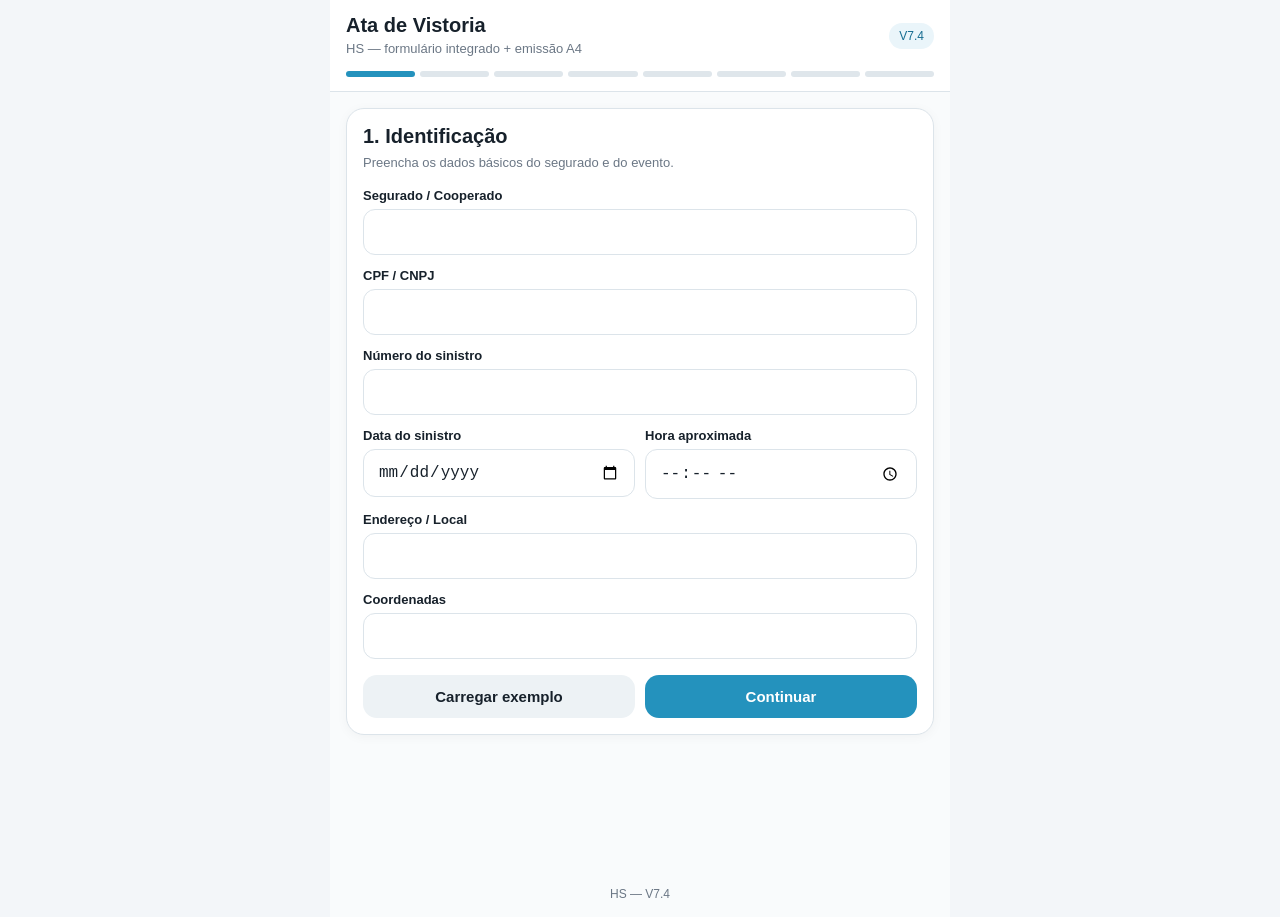
<file: v7_4.html>
<!DOCTYPE html>
<html lang="pt-BR">
<head>
<meta charset="UTF-8">
<meta name="viewport" content="width=device-width, initial-scale=1.0, viewport-fit=cover">
<title>Ata de Vistoria - V7.4</title>
<style>
:root{--bg:#f3f6f9;--card:#fff;--text:#17212b;--muted:#6b7785;--line:#dce4ea;--primary:#2492bd;--primary-dark:#176d91;--ok:#2b835d;--danger:#a64b4b}
*{box-sizing:border-box}html,body{margin:0;background:var(--bg);color:var(--text);font-family:-apple-system,BlinkMacSystemFont,"Segoe UI",Roboto,Arial,sans-serif}
.app{max-width:620px;margin:auto;min-height:100vh;background:#f9fbfc}
header{position:sticky;top:0;z-index:10;background:#fff;border-bottom:1px solid var(--line);padding:14px 16px}
.head{display:flex;justify-content:space-between;align-items:center;gap:10px}h1{font-size:20px;margin:0}.badge{font-size:12px;background:#eaf5fa;color:var(--primary-dark);padding:6px 10px;border-radius:999px}
.progress{display:grid;grid-template-columns:repeat(8,1fr);gap:5px;margin-top:12px}.progress span{height:6px;background:#dfe6eb;border-radius:999px}.progress span.on{background:var(--primary)}
main{padding:16px 16px 100px}.screen{display:none}.screen.active{display:block}
.card{background:#fff;border:1px solid var(--line);border-radius:18px;padding:16px;margin-bottom:14px;box-shadow:0 2px 12px rgba(0,0,0,.04)}
h2{font-size:20px;margin:0 0 6px}h3{font-size:15px;margin:16px 0 8px}.helper{font-size:13px;line-height:1.45;color:var(--muted);margin:0 0 15px}
label.field{display:block;font-size:13px;font-weight:700;margin:13px 0 6px}
input,select,textarea{width:100%;font-size:16px;padding:13px 14px;border:1px solid var(--line);border-radius:12px;background:#fff;color:var(--text)}textarea{min-height:115px;resize:vertical}
.grid2{display:grid;grid-template-columns:1fr 1fr;gap:10px}.item{border:1px solid var(--line);background:#fbfcfd;border-radius:14px;padding:12px;margin-top:10px}
.item-head{display:flex;justify-content:space-between;align-items:center;gap:8px}.item-head strong{font-size:14px}
.btn{border:0;border-radius:14px;padding:13px 14px;font-size:15px;font-weight:800;cursor:pointer;-webkit-tap-highlight-color:transparent}
.primary{background:var(--primary);color:#fff}.secondary{background:#edf2f5;color:var(--text)}.ok{background:var(--ok);color:#fff}.danger{background:#fff1f1;color:var(--danger);border:1px solid #f0cccc}
.actions{display:flex;gap:10px;flex-wrap:wrap;margin-top:16px}.actions .btn{flex:1}
footer{padding:16px;color:var(--muted);font-size:12px;text-align:center}
.preview{background:#fff;border:1px solid var(--line);border-radius:16px;padding:14px;overflow:auto}.preview h4{margin:0 0 8px}.kv{display:grid;grid-template-columns:140px 1fr;gap:7px 10px;font-size:13px;line-height:1.35}.kv b{color:#33414d}.mini-table{width:100%;border-collapse:collapse;font-size:12px;margin-top:10px}.mini-table th,.mini-table td{border:1px solid #dce4ea;padding:7px;text-align:left;vertical-align:top}
@media(max-width:480px){.grid2{grid-template-columns:1fr}.kv{grid-template-columns:1fr}.head{align-items:flex-start;flex-direction:column}.actions{flex-direction:column}.actions .btn{width:100%}}
</style>
<style id="hsStyles">
#printHost{display:none}.hs-page{position:relative;width:210mm;height:297mm;background:#fff;color:#111;padding:28mm 24mm 25mm;page-break-after:always;break-after:page;font-family:Arial,sans-serif;font-size:10.5pt;line-height:1.48}.hs-page:last-child{page-break-after:auto;break-after:auto}.hs-brand{position:absolute;top:10mm;right:18mm;display:flex;align-items:center;gap:4mm}.hs-symbol{width:31mm;height:19mm;position:relative}.hs-ring{position:absolute;border:1.8mm solid #2da9df;border-radius:50%;width:20mm;height:15mm;top:2mm}.hs-ring.a{left:0}.hs-ring.b{right:0}.hs-word{position:absolute;inset:0;display:flex;align-items:center;justify-content:center;color:#2da9df;font-weight:800;font-size:19pt;letter-spacing:-2px}.hs-beyond{font-weight:800;font-size:14pt;line-height:1.05}.hs-wm{position:absolute;left:35mm;top:88mm;width:140mm;height:120mm;opacity:.11;pointer-events:none}.hs-wm:before,.hs-wm:after{content:"";position:absolute;border:3mm solid #4cc7e8;border-radius:50%;width:80mm;height:80mm;top:16mm}.hs-wm:before{left:8mm}.hs-wm:after{right:8mm}.hs-footer{position:absolute;left:0;right:0;bottom:8mm;height:18mm;color:#2da9df;font-size:7.8pt}.hs-footmark{position:absolute;left:1mm;bottom:0;width:22mm;height:14mm}.hs-footmark:before,.hs-footmark:after{content:"";position:absolute;border:1.3mm solid #2da9df;border-radius:50%;width:13mm;height:10mm;top:1.5mm}.hs-footmark:before{left:0}.hs-footmark:after{right:0}.hs-foottext{position:absolute;left:27mm;bottom:1mm;line-height:1.65}.hs-pageno{position:absolute;right:12mm;bottom:0;color:#222;font-style:italic}.hs-title{font-size:24pt;font-weight:400;margin-top:14mm}.hs-subtitle{font-size:18pt;color:#2da9df;margin-top:1mm}.hs-claimnums{margin:11mm 0 7mm 92mm;font-size:9.5pt}.hs-claimnums .r{display:grid;grid-template-columns:1fr 1fr;gap:4mm}.hs-meta{margin-top:7mm}.hs-meta .row{display:grid;grid-template-columns:58mm 1fr;gap:5mm;margin:4.2mm 0}.hs-section{font-size:14pt;font-weight:400;margin:8mm 0 7mm}.hs-subsection{font-size:11.5pt;font-weight:700;margin:7mm 0 4mm}.hs-text{font-size:10.5pt;text-align:justify;margin:0 0 4mm}.hs-table{width:100%;border-collapse:collapse;font-size:9.5pt;position:relative;z-index:2}.hs-table th,.hs-table td{border:.25mm solid #555;padding:2.2mm 2mm;text-align:center;vertical-align:middle}.hs-damage-list{margin:2mm 0 0 7mm;padding-left:5mm}.hs-damage-list li{margin:2mm 0}.hs-checkrow{display:grid;grid-template-columns:9mm 1fr;gap:2mm;align-items:start;margin:4mm 3mm}.hs-box{width:7mm;height:7mm;border:.3mm solid #555;display:flex;align-items:center;justify-content:center;font-size:10pt}.hs-chrono{width:100%;border-collapse:collapse;margin-top:6mm;font-size:10pt}.hs-chrono td{border-bottom:.3mm solid #555;padding:1.5mm 0}.hs-chrono td:last-child{text-align:right;width:38mm}.hs-date-line{text-align:right;margin-top:12mm}.hs-sig{width:72mm;margin-left:auto;margin-top:28mm}.hs-sig2{width:92mm;margin-left:auto;margin-top:28mm}.hs-sigline{border-top:.3mm solid #555;padding-top:2mm;text-align:center}.hs-small{font-size:9pt}.hs-muted{color:#444}@media print{@page{size:A4;margin:0}html,body{background:#fff!important}.app,body>header,body>footer,body>main{display:none!important}#printHost{display:block!important;padding:0!important}.hs-page{margin:0!important;box-shadow:none!important}}
.hs-content{position:relative;z-index:1;display:flow-root;height:244mm;overflow-wrap:anywhere}
.hs-text{white-space:pre-wrap}.hs-table{table-layout:fixed}.hs-table td{overflow-wrap:anywhere}
.hs-meta{width:100%;border-collapse:collapse}.hs-meta th,.hs-meta td{text-align:left;vertical-align:top;padding:2.1mm 0;font-size:10.5pt;font-weight:normal}
.hs-meta th{width:63mm;padding-right:5mm;font-weight:bold}.hs-meta .row{display:table-row;margin:0}
#finalPreview{padding:0;background:#e7edf2;max-height:75vh}#finalPreview .hs-page{margin:0 auto 12px;box-shadow:0 2px 8px #0002}
#saveStatus{min-height:1.4em;margin-bottom:5px}.kv span{white-space:pre-wrap;overflow-wrap:anywhere}
@media print{#printHost .hs-page{box-sizing:border-box;print-color-adjust:exact;-webkit-print-color-adjust:exact}#printHost .hs-content{height:244mm}}

</style>
</head>
<body>
<div class="app">
<header>
<div class="head"><div><h1>Ata de Vistoria</h1><div class="helper" style="margin:3px 0 0">HS — formulário integrado + emissão A4</div></div><span class="badge">V7.4</span></div>
<div class="progress" id="progress"><span></span><span></span><span></span><span></span><span></span><span></span><span></span><span></span></div>
</header>
<main>
<section class="screen active" data-step="1">
<div class="card"><h2>1. Identificação</h2><p class="helper">Preencha os dados básicos do segurado e do evento.</p>
<label class="field" for="segurado">Segurado / Cooperado</label><input id="segurado" data-save>
<label class="field" for="cpfCnpj">CPF / CNPJ</label><input id="cpfCnpj" data-save>
<label class="field" for="sinistro">Número do sinistro</label><input id="sinistro" data-save>
<div class="grid2"><div><label class="field" for="dataSinistro">Data do sinistro</label><input id="dataSinistro" type="date" data-save></div><div><label class="field" for="horaSinistro">Hora aproximada</label><input id="horaSinistro" type="time" data-save></div></div>
<label class="field" for="endereco">Endereço / Local</label><input id="endereco" data-save>
<label class="field" for="coords">Coordenadas</label><input id="coords" data-save>
<div class="actions no-print"><button type="button" class="btn secondary" data-action="example">Carregar exemplo</button><button type="button" class="btn primary" data-go="2">Continuar</button></div>
</div></section>
<section class="screen" data-step="2"><div class="card"><h2>2. Instalações</h2><p class="helper">Adicione as instalações vistoriadas.</p><div id="instList"></div><button type="button" class="btn secondary no-print" data-action="add-installation">+ Adicionar instalação</button><div class="actions no-print"><button type="button" class="btn secondary" data-go="1">Voltar</button><button type="button" class="btn primary" data-go="3">Continuar</button></div></div></section>
<section class="screen" data-step="3"><div class="card"><h2>3. Relação de danos</h2><p class="helper">Registre cada item constatado em vistoria.</p><div id="damageList"></div><button type="button" class="btn secondary no-print" data-action="add-damage">+ Adicionar item de dano</button><div class="actions no-print"><button type="button" class="btn secondary" data-go="2">Voltar</button><button type="button" class="btn primary" data-go="4">Continuar</button></div></div></section>
<section class="screen" data-step="4"><div class="card"><h2>4. Relato e constatações</h2>
<label class="field" for="relator">Quem prestou o relato?</label><input id="relator" data-save>
<label class="field" for="relato">Relato do evento</label><textarea id="relato" data-save></textarea>
<label class="field" for="constatacoes">Constatações de vistoria</label><textarea id="constatacoes" data-save></textarea>
<label class="field" for="documentos">Documentos coletados</label><textarea id="documentos" data-save></textarea>
<label class="field" for="outroSeguro">Existe outro seguro?</label><select id="outroSeguro" data-save><option value="">Selecione</option><option value="nao">Não</option><option value="sim">Sim</option></select>
<div class="actions no-print"><button type="button" class="btn secondary" data-go="3">Voltar</button><button type="button" class="btn primary" data-go="5">Continuar</button></div></div></section>
<section class="screen" data-step="5"><div class="card"><h2>5. Cronologia</h2><p class="helper">Informe as cinco datas do fluxo do sinistro.</p>
<label class="field" for="c1">1. Data do sinistro</label><input id="c1" type="date" data-save>
<label class="field" for="c2">2. Data do aviso / comunicação</label><input id="c2" type="date" data-save>
<label class="field" for="c3">3. Data da nomeação</label><input id="c3" type="date" data-save>
<label class="field" for="c4">4. Data do contato / agendamento</label><input id="c4" type="date" data-save>
<label class="field" for="c5">5. Data da vistoria</label><input id="c5" type="date" data-save>
<div class="actions no-print"><button type="button" class="btn secondary" data-go="4">Voltar</button><button type="button" class="btn primary" data-go="6">Continuar</button></div></div></section>
<section class="screen" data-step="6"><div class="card"><h2>6. Responsáveis</h2>
<label class="field" for="cidadeEmissao">Cidade de emissão</label><input id="cidadeEmissao" data-save>
<label class="field" for="regulador">Regulador</label><input id="regulador" data-save>
<label class="field" for="cpfReg">CPF do regulador</label><input id="cpfReg" data-save>
<label class="field" for="representante">Representante / Cooperado</label><input id="representante" data-save>
<label class="field" for="cpfRep">CPF do representante</label><input id="cpfRep" data-save>
<div class="actions no-print"><button type="button" class="btn secondary" data-go="5">Voltar</button><button type="button" class="btn primary" data-go="7">Revisar</button></div></div></section>
<section class="screen" data-step="7"><div class="card"><h2>7. Revisão</h2><p class="helper">Confira os dados antes da emissão.</p><div id="review" class="preview"></div><div class="actions no-print"><button type="button" class="btn secondary" data-go="6">Voltar</button><button type="button" class="btn primary" data-go="8">Revisar e emitir</button></div></div></section>
<section class="screen" data-step="8"><div class="card"><h2>8. Ata final</h2><p class="helper no-print">A prévia abaixo recebe automaticamente os dados preenchidos.</p><div id="finalPreview" class="preview"></div><div class="actions no-print"><button type="button" class="btn secondary" data-go="7">Voltar</button><button type="button" class="btn secondary" data-action="save">Salvar rascunho</button><button type="button" class="btn ok" data-action="pdf">Exportar / Salvar PDF — padrão HS</button><button type="button" class="btn primary" data-action="word">Exportar Word editável</button></div></div></section>
</main>
<footer><div id="saveStatus" role="status" aria-live="polite"></div>HS — V7.4</footer>
</div>
<div id="printHost" aria-hidden="true"></div>
<script>
(() => {
  'use strict';
  const $ = id => document.getElementById(id);
  const draftKey = 'ataV7_4';
  const fields = Array.from(document.querySelectorAll('[data-save]'), el => el.id);
  const esc = (value = '') => String(value).replace(/[&<>"']/g, char => ({'&':'&amp;','<':'&lt;','>':'&gt;','"':'&quot;',"'":'&#039;'}[char]));
  let saveTimer;
  let rowId = 0;
  const installationFields = [['num','Nº / Identificação'],['year','Ano'],['dim','Dimensões'],['cap','Capacidade / Uso'],['state','Estado de conservação']];
  const damageFields = [['desc','Descrição'],['qty','Quantidade'],['unit','Unidade'],['age','Idade / Tempo de uso']];

  function addRow(kind, value = {}, persist = true) {
    const installation = kind === 'installation';
    const list = $(installation ? 'instList' : 'damageList');
    const schema = installation ? installationFields : damageFields;
    const prefix = installation ? 'i' : 'd';
    const row = document.createElement('div');
    row.className = 'item';
    rowId += 1;
    const input = ([key, label]) => `<div><label class="field" for="${prefix}-${rowId}-${key}">${label}</label><input id="${prefix}-${rowId}-${key}" class="${prefix}-${key}" value="${esc(value[key] || '')}"></div>`;
    const controls = schema.map(input);
    row.innerHTML = '<div class="item-head"><strong></strong><button class="btn danger no-print" type="button" data-action="remove">Remover</button></div>' + (installation
      ? `<div class="grid2">${controls[0]}${controls[1]}</div>${controls.slice(2).join('')}`
      : `${controls[0]}<div class="grid2">${controls[1]}${controls[2]}</div>${controls[3]}`);
    list.appendChild(row);
    renumber(list);
    if (persist) saveDraft();
  }
  function renumber(list) {
    list.querySelectorAll('.item').forEach((row, index) => {
      row.querySelector('strong').textContent = `${list.id === 'instList' ? 'Instalação' : 'Item'} ${index + 1}`;
    });
  }
  function values() {
    const data = {};
    fields.forEach(id => { data[id] = $(id).value; });
    const rows = (list, schema, prefix) => Array.from($(list).children, row => {
      const item = {};
      schema.forEach(([key]) => { item[key] = row.querySelector(`.${prefix}-${key}`).value; });
      return item;
    });
    data.inst = rows('instList', installationFields, 'i');
    data.damage = rows('damageList', damageFields, 'd');
    return data;
  }
  function applyData(data) {
    fields.forEach(id => { $(id).value = typeof data[id] === 'string' ? data[id] : ''; });
    $('instList').replaceChildren();
    $('damageList').replaceChildren();
    for (const [key, kind] of [['inst', 'installation'], ['damage', 'damage']]) {
      if (Array.isArray(data[key])) data[key].forEach(item => {
        if (item && typeof item === 'object') addRow(kind, item, false);
      });
    }
  }
  function saveDraft(manual = false) {
    clearTimeout(saveTimer);
    try {
      localStorage.setItem(draftKey, JSON.stringify(values()));
      $('saveStatus').textContent = manual ? 'Rascunho salvo neste dispositivo.' : '';
      return true;
    } catch (error) {
      $('saveStatus').textContent = 'Não foi possível salvar o rascunho neste navegador. Mantenha esta página aberta até exportar a ata.';
      return false;
    }
  }
  function restoreDraft() {
    try {
      // Read the previous version's draft once; future saves belong only to V7.4.
      const raw = localStorage.getItem(draftKey) ?? localStorage.getItem('ataV7');
      const data = JSON.parse(raw || 'null');
      if (!data || typeof data !== 'object' || Array.isArray(data)) return false;
      applyData(data);
      return true;
    } catch (error) { return false; }
  }
  function progress(step) {
    document.querySelectorAll('#progress span').forEach((bar, index) => bar.classList.toggle('on', index < step));
  }
  function go(step) {
    const screen = document.querySelector(`.screen[data-step="${step}"]`);
    if (!screen) return;
    if (step === 7) renderReview();
    if (step === 8) renderFinal();
    document.querySelectorAll('.screen').forEach(el => el.classList.toggle('active', el === screen));
    progress(step);
    saveDraft();
    window.scrollTo(0, 0);
    const heading = screen.querySelector('h2');
    heading.tabIndex = -1;
    heading.focus({preventScroll: true});
  }
  function summaryTable(items, schema) {
    return `<table class="mini-table"><thead><tr>${schema.map(([, label]) => `<th>${label}</th>`).join('')}</tr></thead><tbody>${items.map(item => `<tr>${schema.map(([key]) => `<td>${esc(item[key])}</td>`).join('')}</tr>`).join('')}</tbody></table>`;
  }
  function renderReview() {
    const data = values();
    const details = fields.map(id => {
      const label = document.querySelector(`label[for="${id}"]`).textContent;
      let value = data[id];
      if ($(id).type === 'date') value = value ? fd(value) : '';
      if (id === 'outroSeguro') value = value === 'sim' ? 'Sim' : value === 'nao' ? 'Não' : '';
      return `<b>${esc(label)}</b><span>${esc(value)}</span>`;
    }).join('');
    $('review').innerHTML = `<h4>Dados da vistoria</h4><div class="kv">${details}</div><h4>Instalações</h4>${summaryTable(data.inst, installationFields)}<h4>Danos</h4>${summaryTable(data.damage, damageFields)}`;
  }

  const fd=v=>{if(!v)return 'A INFORMAR';const p=String(v).split('-');return p.length===3?`${p[2]}/${p[1]}/${p[0]}`:String(v)};
const longDate=v=>{if(!v)return 'A INFORMAR';const [y,m,d]=String(v).split('-');const meses=['JANEIRO','FEVEREIRO','MARÇO','ABRIL','MAIO','JUNHO','JULHO','AGOSTO','SETEMBRO','OUTUBRO','NOVEMBRO','DEZEMBRO'];return `${d} DE ${meses[(+m)-1]||''} DE ${y}`};
const brand=()=>'<div class="hs-brand"><div class="hs-symbol"><span class="hs-ring a"></span><span class="hs-ring b"></span><span class="hs-word">HS</span></div><div class="hs-beyond">beyond<br>solutions</div></div>';
const wm=()=>'<div class="hs-wm"></div>';
const footer=n=>`<div class="hs-footer"><div class="hs-footmark"></div><div class="hs-foottext">Matriz - Rua XV de novembro 1336, salas 34 e 35 – Blumenau – SC – CEP 89010-903<br>www.horizonservitas.com +55 47 3326-1844</div><div class="hs-pageno">${n} de 5</div></div>`;
const page=(inner,n)=>`<section class="hs-page">${brand()}${wm()}<div class="hs-content">${inner}</div>${footer(n)}</section>`;
const instTable=a=>{const rows=(a||[]).map(x=>`<tr><td>${esc(x.num)}</td><td>${esc(x.year)}</td><td>${esc(x.dim)}</td><td>${esc(x.cap)}</td><td>${esc(x.state)}</td></tr>`).join('');return `<table class="hs-table"><thead><tr><th>Número</th><th>Ano de<br>Construção</th><th>Dimensões<br>(metros)</th><th>Capacidade</th><th>Estado de<br>Conservação</th></tr></thead><tbody>${rows||'<tr><td colspan="5">A INFORMAR</td></tr>'}</tbody></table>`};
const damageList=a=>{const rows=(a||[]).map(x=>`<li>${esc(x.qty||'')} ${esc(x.unit||'')} ${esc(x.desc||'')}${x.age?' – '+esc(x.age):''}</li>`).join('');return `<ul class="hs-damage-list">${rows||'<li>A INFORMAR</li>'}</ul>`};
function reportPages(d){const p1=`<div class="hs-title">ATA DE VISTORIA</div><div class="hs-subtitle">RISCOS NOMEADOS EMPRESARIAL</div><div class="hs-claimnums"><div class="r"><span>Sinistro Seguradora:</span><b>A INFORMAR</b></div><div class="r"><span>Sinistro Horizon Servitas:</span><b>${esc(d.sinistro||'A INFORMAR')}</b></div></div><table class="hs-meta"><tbody><tr class="row"><th>COMPANHIA SEGURADORA:</th><td>A INFORMAR</td></tr><tr class="row"><th>SEGURADO:</th><td>A INFORMAR</td></tr><tr class="row"><th>COOPERADO:</th><td>${esc(d.segurado||'A INFORMAR')}</td></tr><tr class="row"><th>CPF / CNPJ:</th><td>${esc(d.cpfCnpj||'A INFORMAR')}</td></tr><tr class="row"><th>LOCAL DO SINISTRO:</th><td>${esc(d.endereco||'A INFORMAR')}</td></tr><tr class="row"><th>APÓLICE DE SEGUROS:</th><td>A INFORMAR</td></tr><tr class="row"><th>PRODUTO:</th><td>RISCOS NOMEADOS</td></tr><tr class="row"><th>CORRETOR:</th><td>A INFORMAR</td></tr><tr class="row"><th>DATA DO SINISTRO:</th><td>${esc(longDate(d.dataSinistro))}${d.horaSinistro?' — '+esc(d.horaSinistro):''}</td></tr><tr class="row"><th>COBERTURA RECLAMADA:</th><td>A INFORMAR</td></tr></tbody></table>`;
const p2=`<div class="hs-section">1 &nbsp; PROPRIEDADE RURAL RECLAMADA</div><p class="hs-text">Trata-se de propriedade rural vistoriada e situada em ${esc(d.endereco||'local a informar')}${d.coords?' – coordenadas '+esc(d.coords):''}.</p>${instTable(d.inst)}<div class="hs-small hs-muted" style="margin-top:8mm;text-align:center">Figura / imagem da propriedade poderá ser inserida em etapa posterior.</div>`;
const p3=`<div class="hs-section">2 &nbsp; DESCRIÇÃO DA OCORRÊNCIA PELO COOPERADO</div><p class="hs-text"><b>Relato prestado por:</b> ${esc(d.relator||'A INFORMAR')}</p><p class="hs-text">${esc(d.relato||'A INFORMAR')}</p><div class="hs-section">3 &nbsp; APURAÇÕES DA REGULAÇÃO</div><div class="hs-subsection">3.1 &nbsp; LEVANTAMENTOS EM VISTORIA</div><p class="hs-text">${esc(d.constatacoes||'A INFORMAR')}</p><div class="hs-subsection" style="margin-top:8mm">RELAÇÃO DE DANOS:</div>${damageList(d.damage)}`;
const no=d.outroSeguro==='nao',yes=d.outroSeguro==='sim';
const p4=`<div class="hs-subsection" style="margin-top:12mm">3.2 &nbsp; LEVANTAMENTOS DOCUMENTAIS</div><p class="hs-text">${esc(d.documentos||'Não foram coletados documentos em vistoria.')}</p><div class="hs-section">4 &nbsp; DECLARAÇÃO SOBRE OUTROS SEGUROS</div><p class="hs-text">Para prestar a referida declaração, assinale uma das opções conforme abaixo:</p><div class="hs-checkrow"><span class="hs-box">${no?'X':''}</span><span>Declaro que <b>não existe</b> outra apólice de seguro que conceda cobertura ao(s) mesmo(s) bem(ns) amparado(s) pela apólice acima referenciada.</span></div><div class="hs-checkrow"><span class="hs-box">${yes?'X':''}</span><span>Declaro que <b>existe(m)</b> outra(s) apólice(s) de seguro que conceda(m) cobertura(s) ao(s) mesmo(s) bem(ns) amparado(s) pela apólice em questão.</span></div><p class="hs-text">Assumo ainda integral responsabilidade pela presente declaração e suas consequências, sob pena da perda de qualquer direito à indenização, caso exista outro seguro não declarado neste documento.</p><div class="hs-section" style="margin-top:8mm">5 &nbsp; CRONOLOGIA</div><table class="hs-chrono"><tr><td>Data da ocorrência</td><td>${esc(fd(d.c1||d.dataSinistro))}</td></tr><tr><td>Data do aviso</td><td>${esc(fd(d.c2))}</td></tr><tr><td>Data da solicitação de vistoria</td><td>${esc(fd(d.c3))}</td></tr><tr><td>Data do Agendamento da vistoria</td><td>${esc(fd(d.c4))}</td></tr><tr><td>Data da vistoria</td><td>${esc(fd(d.c5))}</td></tr></table>`;
const p5=`<div class="hs-section" style="margin-top:12mm">6 &nbsp; INFORMAÇÕES COMPLEMENTARES</div><p class="hs-text">As orientações não representam o reconhecimento prévio de cobertura do sinistro ora reclamado ou de eventual valor a indenizar, os quais dependem da análise das Condições do Seguro contratado e da devida análise e manifestação da Companhia Seguradora.</p><div class="hs-date-line">${esc(d.cidadeEmissao||'Blumenau (SC)')}, ${d.c5?fd(d.c5):fd(d.dataSinistro)}.</div><div class="hs-sig"><div class="hs-sigline">Regulador</div><div style="text-align:center;margin-top:3mm">${esc(d.regulador||'A INFORMAR')}</div><div style="text-align:center;margin-top:2mm">CPF: ${esc(d.cpfReg||'A INFORMAR')}</div></div><div class="hs-sig2"><div class="hs-sigline">Segurado / Representante</div><div style="text-align:center;margin-top:3mm">${esc(d.representante||d.segurado||'A INFORMAR')}</div><div style="text-align:center;margin-top:2mm">CPF: ${esc(d.cpfRep||d.cpfCnpj||'A INFORMAR')}</div></div>`;
return page(p1,1)+page(p2,2)+page(p3,3)+page(p4,4)+page(p5,5);}


  function renderFinal() {
    $('finalPreview').innerHTML = reportPages(values());
  }
  function preparePrint() {
    $('printHost').innerHTML = reportPages(values());
  }
  function contentFits() {
    const host = $('printHost');
    host.style.display = 'block';
    const overflows = Array.from(host.querySelectorAll('.hs-content')).some(content => content.scrollHeight > content.clientHeight + 2);
    host.style.removeProperty('display');
    if (overflows) alert('O conteúdo excede o espaço das 5 páginas A4. Revise os textos e a quantidade de itens antes de exportar para evitar cortes.');
    return !overflows;
  }
  function printHS() {
    saveDraft();
    preparePrint();
    if (contentFits()) window.print();
  }
  function wordHTML() {
    const source = document.createElement('div');
    source.innerHTML = reportPages(values());
    const pages = Array.from(source.querySelectorAll('.hs-content'), (page, index) => {
      // Word understands tables and explicit page breaks, without browser grid or scripts.
      const content = page.innerHTML.replace(/<div class="hs-checkrow"><span class="hs-box">(.*?)<\/span><span>(.*?)<\/span><\/div>/g,
        '<table class="word-check"><tr><td style="width:25pt">[$1]</td><td>$2</td></tr></table>');
      return `<div class="word-page"${index ? ' style="page-break-before:always"' : ''}><table class="word-brand"><tr><td style="color:#2492bd;font-size:28pt;font-weight:bold;text-align:right">HS</td><td style="width:90pt;font-size:14pt;font-weight:bold">beyond<br>solutions</td></tr></table>${content}<p class="word-footer">Horizon Servitas — www.horizonservitas.com<br>${index + 1} de 5</p></div>`;
    }).join('');
    const style = `@page{size:595.3pt 841.9pt;margin:42pt 68pt 50pt}body{font-family:Arial,sans-serif;font-size:10.5pt;color:#111}p{white-space:pre-wrap}table{border-collapse:collapse;width:100%}.word-brand td{border:0;padding:0 5pt 10pt}.hs-title{font-size:24pt;margin-top:18pt}.hs-subtitle{font-size:18pt;color:#2492bd}.hs-claimnums{margin:24pt 0}.hs-meta th,.hs-meta td{text-align:left;padding:6pt 0;vertical-align:top}.hs-meta th{width:38%}.hs-section{font-size:14pt;margin:22pt 0 16pt}.hs-subsection{font-size:11.5pt;font-weight:bold;margin:18pt 0 12pt}.hs-text{text-align:justify;line-height:148%}.hs-table th,.hs-table td{border:1pt solid #555;padding:6pt;font-size:9.5pt}.hs-chrono td{border-bottom:1pt solid #555;padding:5pt}.hs-chrono td:last-child{text-align:right}.word-check td{vertical-align:top;padding:6pt}.hs-sig,.hs-sig2{margin:60pt 0 0 170pt}.hs-sigline{border-top:1pt solid #555;text-align:center;padding-top:6pt}.hs-date-line{text-align:right;margin-top:30pt}.word-footer{font-size:8pt;color:#2492bd;margin-top:24pt}.hs-small{font-size:9pt}`;
    return '<!DOCTYPE html><html lang="pt-BR"><head><meta charset="UTF-8"><title>Ata de Vistoria HS</title><style>' + style + '</style></head><body>' + pages + '</body></html>';
  }
  async function exportWord() {
    saveDraft();
    const file = new File(['\ufeff', wordHTML()], 'ata_vistoria_HS_V7_4.doc', {type:'application/msword'});
    try {
      if (navigator.canShare && navigator.canShare({files:[file]})) {
        await navigator.share({files:[file], title:'Ata de Vistoria HS'});
        return;
      }
    } catch (error) { if (error.name === 'AbortError') return; }
    const url = URL.createObjectURL(file);
    const link = document.createElement('a');
    link.href = url;
    link.download = file.name;
    document.body.appendChild(link);
    link.click();
    link.remove();
    setTimeout(() => URL.revokeObjectURL(url), 60000);
  }
  function loadExample() {
    applyData({segurado:'Cooperado Exemplo',cpfCnpj:'000.000.000-00',sinistro:'EXEMPLO-2026-001',dataSinistro:'2026-08-31',horaSinistro:'17:00',endereco:'Propriedade rural de exemplo',coords:'00°00\'00.0"S 00°00\'00.0"W',relator:'Representante de exemplo',relato:'Relato de exemplo para teste do fluxo de preenchimento e emissão da Ata de Vistoria.',constatacoes:'Constatações de exemplo para validação do documento final.',documentos:'Não foram coletados documentos em vistoria.',outroSeguro:'nao',c1:'2026-08-31',c2:'2026-09-01',c3:'2026-09-02',c4:'2026-09-03',c5:'2026-09-04',cidadeEmissao:'Blumenau (SC)',regulador:'Regulador Exemplo',cpfReg:'000.000.000-00',representante:'Representante Exemplo',cpfRep:'000.000.000-00',inst:[{num:'1',year:'2020',dim:'100,00 x 20,00m',cap:'200 animais',state:'Regular'},{num:'2',year:'2018',dim:'80,00 x 15,00m',cap:'150 animais',state:'Bom'}],damage:[{desc:'Componente eletrônico de exemplo',qty:'01',unit:'un.',age:'2 anos'}]});
    saveDraft();
  }
  document.addEventListener('click', event => {
    const button = event.target.closest('button');
    if (!button) return;
    if (button.dataset.go) { go(Number(button.dataset.go)); return; }
    const actions = {
      example: loadExample,
      'add-installation': () => addRow('installation'),
      'add-damage': () => addRow('damage'),
      remove: () => { const row = button.closest('.item'); const list = row.parentElement; row.remove(); renumber(list); saveDraft(); },
      save: () => saveDraft(true), pdf: printHS, word: exportWord
    };
    if (actions[button.dataset.action]) actions[button.dataset.action]();
  });
  document.addEventListener('input', event => {
    if (event.target.matches('[data-save],.item input')) {
      clearTimeout(saveTimer);
      saveTimer = setTimeout(saveDraft, 350);
    }
  });
  document.addEventListener('change', event => { if (event.target.matches('[data-save],.item input')) saveDraft(); });
  window.addEventListener('pagehide', () => saveDraft());
  window.addEventListener('beforeprint', preparePrint);
  if (!restoreDraft()) { addRow('installation', {}, false); addRow('damage', {}, false); }
  progress(1);
})();

</script>
</body>
</html>
</file>
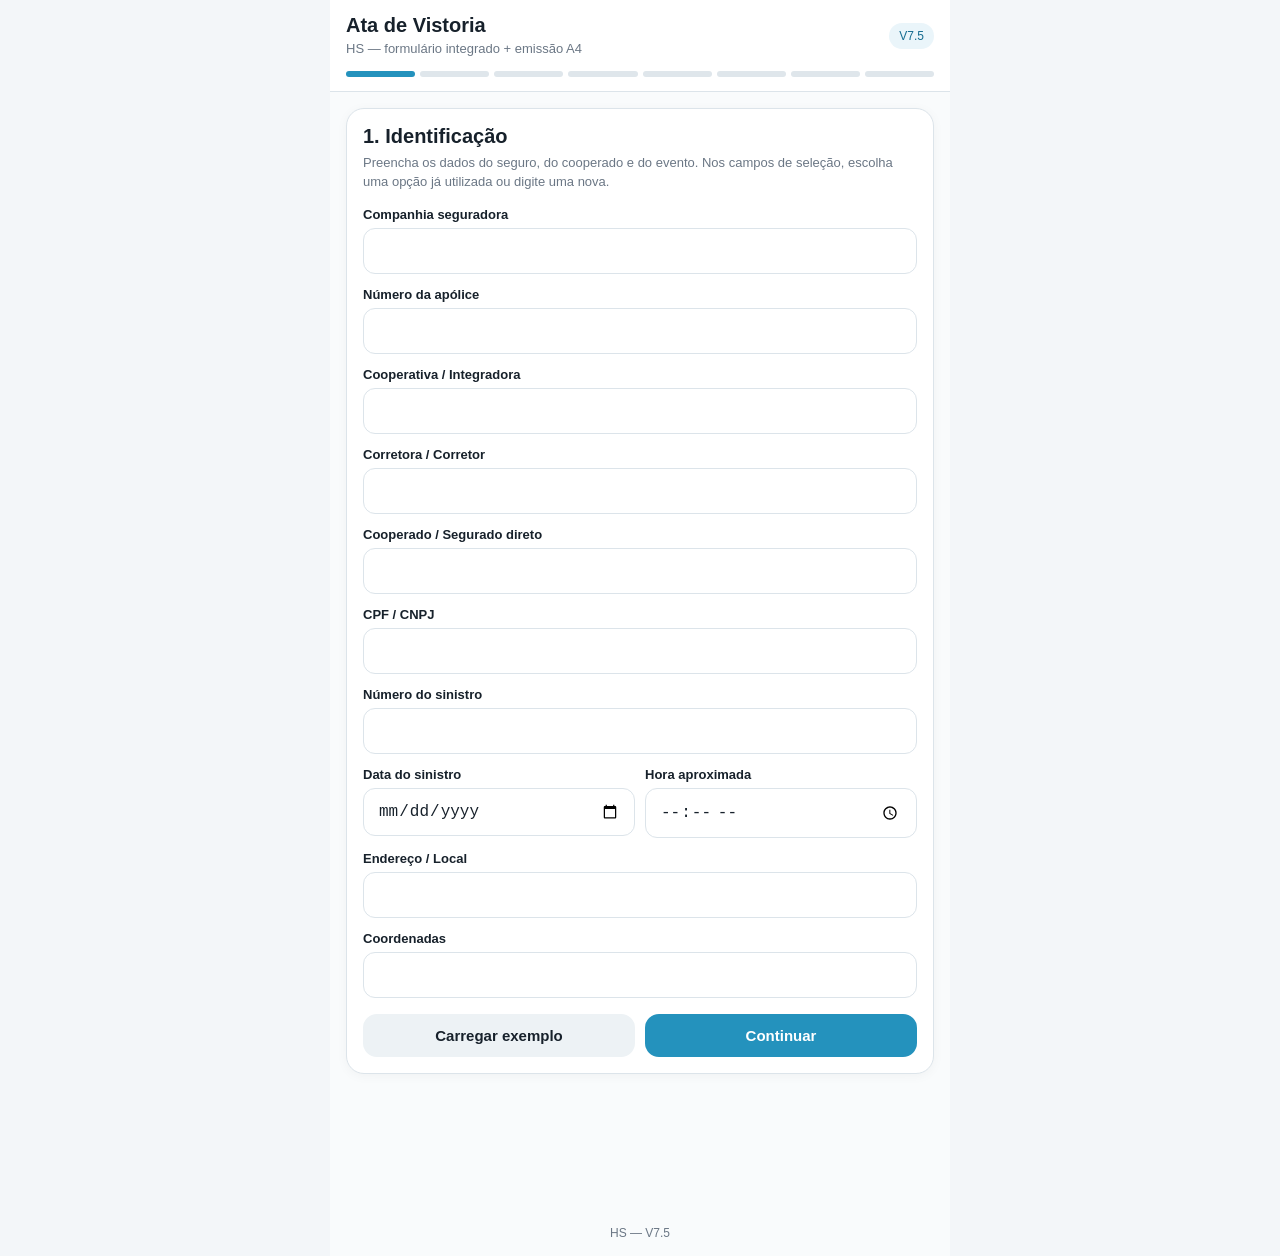
<file: v7_5.html>
<!DOCTYPE html>
<html lang="pt-BR">
<head>
<meta charset="UTF-8">
<meta name="viewport" content="width=device-width, initial-scale=1.0, viewport-fit=cover">
<title>Ata de Vistoria - V7.5</title>
<style>
:root{--bg:#f3f6f9;--card:#fff;--text:#17212b;--muted:#6b7785;--line:#dce4ea;--primary:#2492bd;--primary-dark:#176d91;--ok:#2b835d;--danger:#a64b4b}
*{box-sizing:border-box}html,body{margin:0;background:var(--bg);color:var(--text);font-family:-apple-system,BlinkMacSystemFont,"Segoe UI",Roboto,Arial,sans-serif}
.app{max-width:620px;margin:auto;min-height:100vh;background:#f9fbfc}
header{position:sticky;top:0;z-index:10;background:#fff;border-bottom:1px solid var(--line);padding:14px 16px}
.head{display:flex;justify-content:space-between;align-items:center;gap:10px}h1{font-size:20px;margin:0}.badge{font-size:12px;background:#eaf5fa;color:var(--primary-dark);padding:6px 10px;border-radius:999px}
.progress{display:grid;grid-template-columns:repeat(8,1fr);gap:5px;margin-top:12px}.progress span{height:6px;background:#dfe6eb;border-radius:999px}.progress span.on{background:var(--primary)}
main{padding:16px 16px 100px}.screen{display:none}.screen.active{display:block}
.card{background:#fff;border:1px solid var(--line);border-radius:18px;padding:16px;margin-bottom:14px;box-shadow:0 2px 12px rgba(0,0,0,.04)}
h2{font-size:20px;margin:0 0 6px}h3{font-size:15px;margin:16px 0 8px}.helper{font-size:13px;line-height:1.45;color:var(--muted);margin:0 0 15px}
label.field{display:block;font-size:13px;font-weight:700;margin:13px 0 6px}
input,select,textarea{width:100%;font-size:16px;padding:13px 14px;border:1px solid var(--line);border-radius:12px;background:#fff;color:var(--text)}textarea{min-height:115px;resize:vertical}
.grid2{display:grid;grid-template-columns:1fr 1fr;gap:10px}.item{border:1px solid var(--line);background:#fbfcfd;border-radius:14px;padding:12px;margin-top:10px}
.item-head{display:flex;justify-content:space-between;align-items:center;gap:8px}.item-head strong{font-size:14px}
.btn{border:0;border-radius:14px;padding:13px 14px;font-size:15px;font-weight:800;cursor:pointer;-webkit-tap-highlight-color:transparent}
.primary{background:var(--primary);color:#fff}.secondary{background:#edf2f5;color:var(--text)}.ok{background:var(--ok);color:#fff}.danger{background:#fff1f1;color:var(--danger);border:1px solid #f0cccc}
.actions{display:flex;gap:10px;flex-wrap:wrap;margin-top:16px}.actions .btn{flex:1}
footer{padding:16px;color:var(--muted);font-size:12px;text-align:center}
.preview{background:#fff;border:1px solid var(--line);border-radius:16px;padding:14px;overflow:auto}.preview h4{margin:0 0 8px}.kv{display:grid;grid-template-columns:140px 1fr;gap:7px 10px;font-size:13px;line-height:1.35}.kv b{color:#33414d}.mini-table{width:100%;border-collapse:collapse;font-size:12px;margin-top:10px}.mini-table th,.mini-table td{border:1px solid #dce4ea;padding:7px;text-align:left;vertical-align:top}
@media(max-width:480px){.grid2{grid-template-columns:1fr}.kv{grid-template-columns:1fr}.head{align-items:flex-start;flex-direction:column}.actions{flex-direction:column}.actions .btn{width:100%}}
</style>
<style id="hsStyles">
#printHost{display:none}.hs-page{position:relative;width:210mm;height:297mm;background:#fff;color:#111;padding:28mm 24mm 25mm;page-break-after:always;break-after:page;font-family:Arial,sans-serif;font-size:10.5pt;line-height:1.48}.hs-page:last-child{page-break-after:auto;break-after:auto}.hs-brand{position:absolute;top:10mm;right:18mm;display:flex;align-items:center;gap:4mm}.hs-symbol{width:31mm;height:19mm;position:relative}.hs-ring{position:absolute;border:1.8mm solid #2da9df;border-radius:50%;width:20mm;height:15mm;top:2mm}.hs-ring.a{left:0}.hs-ring.b{right:0}.hs-word{position:absolute;inset:0;display:flex;align-items:center;justify-content:center;color:#2da9df;font-weight:800;font-size:19pt;letter-spacing:-2px}.hs-beyond{font-weight:800;font-size:14pt;line-height:1.05}.hs-wm{position:absolute;left:35mm;top:88mm;width:140mm;height:120mm;opacity:.11;pointer-events:none}.hs-wm:before,.hs-wm:after{content:"";position:absolute;border:3mm solid #4cc7e8;border-radius:50%;width:80mm;height:80mm;top:16mm}.hs-wm:before{left:8mm}.hs-wm:after{right:8mm}.hs-footer{position:absolute;left:0;right:0;bottom:8mm;height:18mm;color:#2da9df;font-size:7.8pt}.hs-footmark{position:absolute;left:1mm;bottom:0;width:22mm;height:14mm}.hs-footmark:before,.hs-footmark:after{content:"";position:absolute;border:1.3mm solid #2da9df;border-radius:50%;width:13mm;height:10mm;top:1.5mm}.hs-footmark:before{left:0}.hs-footmark:after{right:0}.hs-foottext{position:absolute;left:27mm;bottom:1mm;line-height:1.65}.hs-pageno{position:absolute;right:12mm;bottom:0;color:#222;font-style:italic}.hs-title{font-size:24pt;font-weight:400;margin-top:14mm}.hs-subtitle{font-size:18pt;color:#2da9df;margin-top:1mm}.hs-claimnums{margin:11mm 0 7mm 92mm;font-size:9.5pt}.hs-claimnums .r{display:grid;grid-template-columns:1fr 1fr;gap:4mm}.hs-meta{margin-top:7mm}.hs-meta .row{display:grid;grid-template-columns:58mm 1fr;gap:5mm;margin:4.2mm 0}.hs-section{font-size:14pt;font-weight:400;margin:8mm 0 7mm}.hs-subsection{font-size:11.5pt;font-weight:700;margin:7mm 0 4mm}.hs-text{font-size:10.5pt;text-align:justify;margin:0 0 4mm}.hs-table{width:100%;border-collapse:collapse;font-size:9.5pt;position:relative;z-index:2}.hs-table th,.hs-table td{border:.25mm solid #555;padding:2.2mm 2mm;text-align:center;vertical-align:middle}.hs-damage-list{margin:2mm 0 0 7mm;padding-left:5mm}.hs-damage-list li{margin:2mm 0}.hs-checkrow{display:grid;grid-template-columns:9mm 1fr;gap:2mm;align-items:start;margin:4mm 3mm}.hs-box{width:7mm;height:7mm;border:.3mm solid #555;display:flex;align-items:center;justify-content:center;font-size:10pt}.hs-chrono{width:100%;border-collapse:collapse;margin-top:6mm;font-size:10pt}.hs-chrono td{border-bottom:.3mm solid #555;padding:1.5mm 0}.hs-chrono td:last-child{text-align:right;width:38mm}.hs-date-line{text-align:right;margin-top:12mm}.hs-sig{width:72mm;margin-left:auto;margin-top:28mm}.hs-sig2{width:92mm;margin-left:auto;margin-top:28mm}.hs-sigline{border-top:.3mm solid #555;padding-top:2mm;text-align:center}.hs-small{font-size:9pt}.hs-muted{color:#444}@media print{@page{size:A4;margin:0}html,body{background:#fff!important}.app,body>header,body>footer,body>main{display:none!important}#printHost{display:block!important;padding:0!important}.hs-page{margin:0!important;box-shadow:none!important}}
.hs-content{position:relative;z-index:1;display:flow-root;height:244mm;overflow-wrap:anywhere}.hs-text{white-space:pre-wrap}.hs-table{table-layout:fixed}.hs-table td{overflow-wrap:anywhere}.hs-meta{width:100%;border-collapse:collapse}.hs-meta th,.hs-meta td{text-align:left;vertical-align:top;padding:2.1mm 0;font-size:10.5pt;font-weight:normal}.hs-meta th{width:63mm;padding-right:5mm;font-weight:bold}.hs-meta .row{display:table-row;margin:0}#finalPreview{padding:0;background:#e7edf2;max-height:75vh}#finalPreview .hs-page{margin:0 auto 12px;box-shadow:0 2px 8px #0002}#saveStatus{min-height:1.4em;margin-bottom:5px}.kv span{white-space:pre-wrap;overflow-wrap:anywhere}@media print{#printHost .hs-page{box-sizing:border-box;print-color-adjust:exact;-webkit-print-color-adjust:exact}#printHost .hs-content{height:244mm}}
</style>
</head>
<body>
<div class="app">
<header>
<div class="head"><div><h1>Ata de Vistoria</h1><div class="helper" style="margin:3px 0 0">HS — formulário integrado + emissão A4</div></div><span class="badge">V7.5</span></div>
<div class="progress" id="progress"><span></span><span></span><span></span><span></span><span></span><span></span><span></span><span></span></div>
</header>
<main>
<section class="screen active" data-step="1">
<div class="card"><h2>1. Identificação</h2><p class="helper">Preencha os dados do seguro, do cooperado e do evento. Nos campos de seleção, escolha uma opção já utilizada ou digite uma nova.</p>
<label class="field" for="seguradora">Companhia seguradora</label><input id="seguradora" list="listaSeguradoras" data-save autocomplete="off"><datalist id="listaSeguradoras"></datalist>
<label class="field" for="apolice">Número da apólice</label><input id="apolice" data-save inputmode="numeric">
<label class="field" for="cooperativaIntegradora">Cooperativa / Integradora</label><input id="cooperativaIntegradora" list="listaCooperativas" data-save autocomplete="off"><datalist id="listaCooperativas"></datalist>
<label class="field" for="corretor">Corretora / Corretor</label><input id="corretor" list="listaCorretores" data-save autocomplete="off"><datalist id="listaCorretores"></datalist>
<label class="field" for="segurado">Cooperado / Segurado direto</label><input id="segurado" list="listaCooperados" data-save autocomplete="off"><datalist id="listaCooperados"></datalist>
<label class="field" for="cpfCnpj">CPF / CNPJ</label><input id="cpfCnpj" data-save>
<label class="field" for="sinistro">Número do sinistro</label><input id="sinistro" data-save>
<div class="grid2"><div><label class="field" for="dataSinistro">Data do sinistro</label><input id="dataSinistro" type="date" data-save></div><div><label class="field" for="horaSinistro">Hora aproximada</label><input id="horaSinistro" type="time" data-save></div></div>
<label class="field" for="endereco">Endereço / Local</label><input id="endereco" data-save>
<label class="field" for="coords">Coordenadas</label><input id="coords" data-save>
<div class="actions no-print"><button type="button" class="btn secondary" data-action="example">Carregar exemplo</button><button type="button" class="btn primary" data-go="2">Continuar</button></div>
</div></section>
<section class="screen" data-step="2"><div class="card"><h2>2. Instalações</h2><p class="helper">Adicione as instalações vistoriadas.</p><div id="instList"></div><button type="button" class="btn secondary no-print" data-action="add-installation">+ Adicionar instalação</button><div class="actions no-print"><button type="button" class="btn secondary" data-go="1">Voltar</button><button type="button" class="btn primary" data-go="3">Continuar</button></div></div></section>
<section class="screen" data-step="3"><div class="card"><h2>3. Relação de danos</h2><p class="helper">Registre cada item constatado em vistoria.</p><div id="damageList"></div><button type="button" class="btn secondary no-print" data-action="add-damage">+ Adicionar item de dano</button><div class="actions no-print"><button type="button" class="btn secondary" data-go="2">Voltar</button><button type="button" class="btn primary" data-go="4">Continuar</button></div></div></section>
<section class="screen" data-step="4"><div class="card"><h2>4. Relato e constatações</h2><label class="field" for="relator">Quem prestou o relato?</label><input id="relator" data-save><label class="field" for="relato">Relato do evento</label><textarea id="relato" data-save></textarea><label class="field" for="constatacoes">Constatações de vistoria</label><textarea id="constatacoes" data-save></textarea><label class="field" for="documentos">Documentos coletados</label><textarea id="documentos" data-save></textarea><label class="field" for="outroSeguro">Existe outro seguro?</label><select id="outroSeguro" data-save><option value="">Selecione</option><option value="nao">Não</option><option value="sim">Sim</option></select><div class="actions no-print"><button type="button" class="btn secondary" data-go="3">Voltar</button><button type="button" class="btn primary" data-go="5">Continuar</button></div></div></section>
<section class="screen" data-step="5"><div class="card"><h2>5. Cronologia</h2><p class="helper">Informe as cinco datas do fluxo do sinistro.</p><label class="field" for="c1">1. Data do sinistro</label><input id="c1" type="date" data-save><label class="field" for="c2">2. Data do aviso / comunicação</label><input id="c2" type="date" data-save><label class="field" for="c3">3. Data da nomeação</label><input id="c3" type="date" data-save><label class="field" for="c4">4. Data do contato / agendamento</label><input id="c4" type="date" data-save><label class="field" for="c5">5. Data da vistoria</label><input id="c5" type="date" data-save><div class="actions no-print"><button type="button" class="btn secondary" data-go="4">Voltar</button><button type="button" class="btn primary" data-go="6">Continuar</button></div></div></section>
<section class="screen" data-step="6"><div class="card"><h2>6. Responsáveis</h2><label class="field" for="cidadeEmissao">Cidade de emissão</label><input id="cidadeEmissao" data-save><label class="field" for="regulador">Regulador</label><input id="regulador" data-save><label class="field" for="cpfReg">CPF do regulador</label><input id="cpfReg" data-save><label class="field" for="representante">Representante / Cooperado</label><input id="representante" data-save><label class="field" for="cpfRep">CPF do representante</label><input id="cpfRep" data-save><div class="actions no-print"><button type="button" class="btn secondary" data-go="5">Voltar</button><button type="button" class="btn primary" data-go="7">Revisar</button></div></div></section>
<section class="screen" data-step="7"><div class="card"><h2>7. Revisão</h2><p class="helper">Confira os dados antes da emissão.</p><div id="review" class="preview"></div><div class="actions no-print"><button type="button" class="btn secondary" data-go="6">Voltar</button><button type="button" class="btn primary" data-go="8">Revisar e emitir</button></div></div></section>
<section class="screen" data-step="8"><div class="card"><h2>8. Ata final</h2><p class="helper no-print">A prévia abaixo recebe automaticamente os dados preenchidos.</p><div id="finalPreview" class="preview"></div><div class="actions no-print"><button type="button" class="btn secondary" data-go="7">Voltar</button><button type="button" class="btn secondary" data-action="save">Salvar rascunho</button><button type="button" class="btn ok" data-action="pdf">Exportar / Salvar PDF — padrão HS</button><button type="button" class="btn primary" data-action="word">Exportar Word editável</button></div></div></section>
</main>
<footer><div id="saveStatus" role="status" aria-live="polite"></div>HS — V7.5</footer>
</div>
<div id="printHost" aria-hidden="true"></div>
<script>
(() => {
'use strict';
const $=id=>document.getElementById(id);
const draftKey='ataV7_5';
const recentKey='ataV7_5Recentes';
const fields=Array.from(document.querySelectorAll('[data-save]'),el=>el.id);
const esc=(value='')=>String(value).replace(/[&<>"']/g,char=>({'&':'&amp;','<':'&lt;','>':'&gt;','"':'&quot;',"'":'&#039;'}[char]));
let saveTimer,rowId=0;
const installationFields=[['num','Nº / Identificação'],['year','Ano'],['dim','Dimensões'],['cap','Capacidade / Uso'],['state','Estado de conservação']];
const damageFields=[['desc','Descrição'],['qty','Quantidade'],['unit','Unidade'],['age','Idade / Tempo de uso']];
const defaults={seguradora:['SOMPO SEGUROS S/A','BRADESCO SEGUROS S/A'],cooperativaIntegradora:['COOPERATIVA CENTRAL AURORA ALIMENTOS','BRF S.A.'],corretor:['ALPER CONSULTORIA E CORRETORA DE SEGUROS S/A'],segurado:[]};
const listIds={seguradora:'listaSeguradoras',cooperativaIntegradora:'listaCooperativas',corretor:'listaCorretores',segurado:'listaCooperados'};
function readRecents(){try{const value=JSON.parse(localStorage.getItem(recentKey)||'{}');return value&&typeof value==='object'&&!Array.isArray(value)?value:{};}catch{return {};}}
function listValues(id){const recent=readRecents()[id]||[];return [...new Set([...(defaults[id]||[]),...recent].map(v=>String(v).trim()).filter(Boolean))];}
function renderLists(){Object.entries(listIds).forEach(([id,listId])=>{$(listId).innerHTML=listValues(id).map(v=>`<option value="${esc(v)}"></option>`).join('');});}
function rememberSelections(){const recent=readRecents();Object.keys(listIds).forEach(id=>{const value=$(id).value.trim();if(!value)return;recent[id]=[value,...(recent[id]||[]).filter(v=>String(v).toLocaleLowerCase('pt-BR')!==value.toLocaleLowerCase('pt-BR'))].slice(0,12);});try{localStorage.setItem(recentKey,JSON.stringify(recent));renderLists();}catch{}}
function addRow(kind,value={},persist=true){const installation=kind==='installation';const list=$(installation?'instList':'damageList');const schema=installation?installationFields:damageFields;const prefix=installation?'i':'d';const row=document.createElement('div');row.className='item';rowId+=1;const input=([key,label])=>`<div><label class="field" for="${prefix}-${rowId}-${key}">${label}</label><input id="${prefix}-${rowId}-${key}" class="${prefix}-${key}" value="${esc(value[key]||'')}"></div>`;const controls=schema.map(input);row.innerHTML='<div class="item-head"><strong></strong><button class="btn danger no-print" type="button" data-action="remove">Remover</button></div>'+(installation?`<div class="grid2">${controls[0]}${controls[1]}</div>${controls.slice(2).join('')}`:`${controls[0]}<div class="grid2">${controls[1]}${controls[2]}</div>${controls[3]}`);list.appendChild(row);renumber(list);if(persist)saveDraft();}
function renumber(list){list.querySelectorAll('.item').forEach((row,index)=>{row.querySelector('strong').textContent=`${list.id==='instList'?'Instalação':'Item'} ${index+1}`;});}
function values(){const data={};fields.forEach(id=>{data[id]=$(id).value;});const rows=(list,schema,prefix)=>Array.from($(list).children,row=>{const item={};schema.forEach(([key])=>{item[key]=row.querySelector(`.${prefix}-${key}`).value;});return item;});data.inst=rows('instList',installationFields,'i');data.damage=rows('damageList',damageFields,'d');return data;}
function applyData(data){fields.forEach(id=>{$(id).value=typeof data[id]==='string'?data[id]:'';});$('instList').replaceChildren();$('damageList').replaceChildren();for(const [key,kind] of [['inst','installation'],['damage','damage']]){if(Array.isArray(data[key]))data[key].forEach(item=>{if(item&&typeof item==='object')addRow(kind,item,false);});}}
function saveDraft(manual=false){clearTimeout(saveTimer);rememberSelections();try{localStorage.setItem(draftKey,JSON.stringify(values()));$('saveStatus').textContent=manual?'Rascunho salvo neste dispositivo.':'';return true;}catch{$('saveStatus').textContent='Não foi possível salvar o rascunho neste navegador. Mantenha esta página aberta até exportar a ata.';return false;}}
function restoreDraft(){try{const raw=localStorage.getItem(draftKey)??localStorage.getItem('ataV7_4')??localStorage.getItem('ataV7');const data=JSON.parse(raw||'null');if(!data||typeof data!=='object'||Array.isArray(data))return false;applyData(data);return true;}catch{return false;}}
function progress(step){document.querySelectorAll('#progress span').forEach((bar,index)=>bar.classList.toggle('on',index<step));}
function go(step){const screen=document.querySelector(`.screen[data-step="${step}"]`);if(!screen)return;if(step===7)renderReview();if(step===8)renderFinal();document.querySelectorAll('.screen').forEach(el=>el.classList.toggle('active',el===screen));progress(step);saveDraft();window.scrollTo(0,0);const heading=screen.querySelector('h2');heading.tabIndex=-1;heading.focus({preventScroll:true});}
function summaryTable(items,schema){return `<table class="mini-table"><thead><tr>${schema.map(([,label])=>`<th>${label}</th>`).join('')}</tr></thead><tbody>${items.map(item=>`<tr>${schema.map(([key])=>`<td>${esc(item[key])}</td>`).join('')}</tr>`).join('')}</tbody></table>`;}
const fd=v=>{if(!v)return'A INFORMAR';const p=String(v).split('-');return p.length===3?`${p[2]}/${p[1]}/${p[0]}`:String(v)};
const longDate=v=>{if(!v)return'A INFORMAR';const[y,m,d]=String(v).split('-');const meses=['JANEIRO','FEVEREIRO','MARÇO','ABRIL','MAIO','JUNHO','JULHO','AGOSTO','SETEMBRO','OUTUBRO','NOVEMBRO','DEZEMBRO'];return`${d} DE ${meses[(+m)-1]||''} DE ${y}`;};
function renderReview(){const data=values();const details=fields.map(id=>{const label=document.querySelector(`label[for="${id}"]`).textContent;let value=data[id];if($(id).type==='date')value=value?fd(value):'';if(id==='outroSeguro')value=value==='sim'?'Sim':value==='nao'?'Não':'';return`<b>${esc(label)}</b><span>${esc(value)}</span>`;}).join('');$('review').innerHTML=`<h4>Dados da vistoria</h4><div class="kv">${details}</div><h4>Instalações</h4>${summaryTable(data.inst,installationFields)}<h4>Danos</h4>${summaryTable(data.damage,damageFields)}`;}
const brand=()=>'<div class="hs-brand"><div class="hs-symbol"><span class="hs-ring a"></span><span class="hs-ring b"></span><span class="hs-word">HS</span></div><div class="hs-beyond">beyond<br>solutions</div></div>';
const wm=()=>'<div class="hs-wm"></div>';
const footer=n=>`<div class="hs-footer"><div class="hs-footmark"></div><div class="hs-foottext">Matriz - Rua XV de novembro 1336, salas 34 e 35 – Blumenau – SC – CEP 89010-903<br>www.horizonservitas.com +55 47 3326-1844</div><div class="hs-pageno">${n} de 5</div></div>`;
const page=(inner,n)=>`<section class="hs-page">${brand()}${wm()}<div class="hs-content">${inner}</div>${footer(n)}</section>`;
const instTable=a=>{const rows=(a||[]).map(x=>`<tr><td>${esc(x.num)}</td><td>${esc(x.year)}</td><td>${esc(x.dim)}</td><td>${esc(x.cap)}</td><td>${esc(x.state)}</td></tr>`).join('');return`<table class="hs-table"><thead><tr><th>Número</th><th>Ano de<br>Construção</th><th>Dimensões<br>(metros)</th><th>Capacidade</th><th>Estado de<br>Conservação</th></tr></thead><tbody>${rows||'<tr><td colspan="5">A INFORMAR</td></tr>'}</tbody></table>`;};
const damageList=a=>{const rows=(a||[]).map(x=>`<li>${esc(x.qty||'')} ${esc(x.unit||'')} ${esc(x.desc||'')}${x.age?' – '+esc(x.age):''}</li>`).join('');return`<ul class="hs-damage-list">${rows||'<li>A INFORMAR</li>'}</ul>`;};
function reportPages(d){const p1=`<div class="hs-title">ATA DE VISTORIA</div><div class="hs-subtitle">RISCOS NOMEADOS EMPRESARIAL</div><div class="hs-claimnums"><div class="r"><span>Sinistro Seguradora:</span><b>A INFORMAR</b></div><div class="r"><span>Sinistro Horizon Servitas:</span><b>${esc(d.sinistro||'A INFORMAR')}</b></div></div><table class="hs-meta"><tbody><tr class="row"><th>COMPANHIA SEGURADORA:</th><td>${esc(d.seguradora||'A INFORMAR')}</td></tr><tr class="row"><th>SEGURADO:</th><td>${esc(d.cooperativaIntegradora||'A INFORMAR')}</td></tr><tr class="row"><th>COOPERADO:</th><td>${esc(d.segurado||'A INFORMAR')}</td></tr><tr class="row"><th>CPF / CNPJ:</th><td>${esc(d.cpfCnpj||'A INFORMAR')}</td></tr><tr class="row"><th>LOCAL DO SINISTRO:</th><td>${esc(d.endereco||'A INFORMAR')}</td></tr><tr class="row"><th>APÓLICE DE SEGUROS:</th><td>${esc(d.apolice||'A INFORMAR')}</td></tr><tr class="row"><th>PRODUTO:</th><td>RISCOS NOMEADOS</td></tr><tr class="row"><th>CORRETOR:</th><td>${esc(d.corretor||'A INFORMAR')}</td></tr><tr class="row"><th>DATA DO SINISTRO:</th><td>${esc(longDate(d.dataSinistro))}${d.horaSinistro?' — '+esc(d.horaSinistro):''}</td></tr><tr class="row"><th>COBERTURA RECLAMADA:</th><td>A INFORMAR</td></tr></tbody></table>`;
const p2=`<div class="hs-section">1 &nbsp; PROPRIEDADE RURAL RECLAMADA</div><p class="hs-text">Trata-se de propriedade rural vistoriada e situada em ${esc(d.endereco||'local a informar')}${d.coords?' – coordenadas '+esc(d.coords):''}.</p>${instTable(d.inst)}<div class="hs-small hs-muted" style="margin-top:8mm;text-align:center">Figura / imagem da propriedade poderá ser inserida em etapa posterior.</div>`;
const p3=`<div class="hs-section">2 &nbsp; DESCRIÇÃO DA OCORRÊNCIA PELO COOPERADO</div><p class="hs-text"><b>Relato prestado por:</b> ${esc(d.relator||'A INFORMAR')}</p><p class="hs-text">${esc(d.relato||'A INFORMAR')}</p><div class="hs-section">3 &nbsp; APURAÇÕES DA REGULAÇÃO</div><div class="hs-subsection">3.1 &nbsp; LEVANTAMENTOS EM VISTORIA</div><p class="hs-text">${esc(d.constatacoes||'A INFORMAR')}</p><div class="hs-subsection" style="margin-top:8mm">RELAÇÃO DE DANOS:</div>${damageList(d.damage)}`;
const no=d.outroSeguro==='nao',yes=d.outroSeguro==='sim';
const p4=`<div class="hs-subsection" style="margin-top:12mm">3.2 &nbsp; LEVANTAMENTOS DOCUMENTAIS</div><p class="hs-text">${esc(d.documentos||'Não foram coletados documentos em vistoria.')}</p><div class="hs-section">4 &nbsp; DECLARAÇÃO SOBRE OUTROS SEGUROS</div><p class="hs-text">Para prestar a referida declaração, assinale uma das opções conforme abaixo:</p><div class="hs-checkrow"><span class="hs-box">${no?'X':''}</span><span>Declaro que <b>não existe</b> outra apólice de seguro que conceda cobertura ao(s) mesmo(s) bem(ns) amparado(s) pela apólice acima referenciada.</span></div><div class="hs-checkrow"><span class="hs-box">${yes?'X':''}</span><span>Declaro que <b>existe(m)</b> outra(s) apólice(s) de seguro que conceda(m) cobertura(s) ao(s) mesmo(s) bem(ns) amparado(s) pela apólice em questão.</span></div><p class="hs-text">Assumo ainda integral responsabilidade pela presente declaração e suas consequências, sob pena da perda de qualquer direito à indenização, caso exista outro seguro não declarado neste documento.</p><div class="hs-section" style="margin-top:8mm">5 &nbsp; CRONOLOGIA</div><table class="hs-chrono"><tr><td>Data da ocorrência</td><td>${esc(fd(d.c1||d.dataSinistro))}</td></tr><tr><td>Data do aviso</td><td>${esc(fd(d.c2))}</td></tr><tr><td>Data da solicitação de vistoria</td><td>${esc(fd(d.c3))}</td></tr><tr><td>Data do Agendamento da vistoria</td><td>${esc(fd(d.c4))}</td></tr><tr><td>Data da vistoria</td><td>${esc(fd(d.c5))}</td></tr></table>`;
const p5=`<div class="hs-section" style="margin-top:12mm">6 &nbsp; INFORMAÇÕES COMPLEMENTARES</div><p class="hs-text">As orientações não representam o reconhecimento prévio de cobertura do sinistro ora reclamado ou de eventual valor a indenizar, os quais dependem da análise das Condições do Seguro contratado e da devida análise e manifestação da Companhia Seguradora.</p><div class="hs-date-line">${esc(d.cidadeEmissao||'Blumenau (SC)')}, ${d.c5?fd(d.c5):fd(d.dataSinistro)}.</div><div class="hs-sig"><div class="hs-sigline">Regulador</div><div style="text-align:center;margin-top:3mm">${esc(d.regulador||'A INFORMAR')}</div><div style="text-align:center;margin-top:2mm">CPF: ${esc(d.cpfReg||'A INFORMAR')}</div></div><div class="hs-sig2"><div class="hs-sigline">Segurado / Representante</div><div style="text-align:center;margin-top:3mm">${esc(d.representante||d.segurado||'A INFORMAR')}</div><div style="text-align:center;margin-top:2mm">CPF: ${esc(d.cpfRep||d.cpfCnpj||'A INFORMAR')}</div></div>`;
return page(p1,1)+page(p2,2)+page(p3,3)+page(p4,4)+page(p5,5);}
function renderFinal(){$('finalPreview').innerHTML=reportPages(values());}
function preparePrint(){$('printHost').innerHTML=reportPages(values());}
function contentFits(){const host=$('printHost');host.style.display='block';const overflows=Array.from(host.querySelectorAll('.hs-content')).some(content=>content.scrollHeight>content.clientHeight+2);host.style.removeProperty('display');if(overflows)alert('O conteúdo excede o espaço das 5 páginas A4. Revise os textos e a quantidade de itens antes de exportar para evitar cortes.');return!overflows;}
function printHS(){saveDraft();preparePrint();if(contentFits())window.print();}
function wordHTML(){const source=document.createElement('div');source.innerHTML=reportPages(values());const pages=Array.from(source.querySelectorAll('.hs-content'),(page,index)=>{const content=page.innerHTML.replace(/<div class="hs-checkrow"><span class="hs-box">(.*?)<\/span><span>(.*?)<\/span><\/div>/g,'<table class="word-check"><tr><td style="width:25pt">[$1]</td><td>$2</td></tr></table>');return`<div class="word-page"${index?' style="page-break-before:always"':''}><table class="word-brand"><tr><td style="color:#2492bd;font-size:28pt;font-weight:bold;text-align:right">HS</td><td style="width:90pt;font-size:14pt;font-weight:bold">beyond<br>solutions</td></tr></table>${content}<p class="word-footer">Horizon Servitas — www.horizonservitas.com<br>${index+1} de 5</p></div>`;}).join('');const style=`@page{size:595.3pt 841.9pt;margin:42pt 68pt 50pt}body{font-family:Arial,sans-serif;font-size:10.5pt;color:#111}p{white-space:pre-wrap}table{border-collapse:collapse;width:100%}.word-brand td{border:0;padding:0 5pt 10pt}.hs-title{font-size:24pt;margin-top:18pt}.hs-subtitle{font-size:18pt;color:#2492bd}.hs-claimnums{margin:24pt 0}.hs-meta th,.hs-meta td{text-align:left;padding:6pt 0;vertical-align:top}.hs-meta th{width:38%}.hs-section{font-size:14pt;margin:22pt 0 16pt}.hs-subsection{font-size:11.5pt;font-weight:bold;margin:18pt 0 12pt}.hs-text{text-align:justify;line-height:148%}.hs-table th,.hs-table td{border:1pt solid #555;padding:6pt;font-size:9.5pt}.hs-chrono td{border-bottom:1pt solid #555;padding:5pt}.hs-chrono td:last-child{text-align:right}.word-check td{vertical-align:top;padding:6pt}.hs-sig,.hs-sig2{margin:60pt 0 0 170pt}.hs-sigline{border-top:1pt solid #555;text-align:center;padding-top:6pt}.hs-date-line{text-align:right;margin-top:30pt}.word-footer{font-size:8pt;color:#2492bd;margin-top:24pt}.hs-small{font-size:9pt}`;return'<!DOCTYPE html><html lang="pt-BR"><head><meta charset="UTF-8"><title>Ata de Vistoria HS</title><style>'+style+'</style></head><body>'+pages+'</body></html>';}
async function exportWord(){saveDraft();const file=new File(['\ufeff',wordHTML()],'ata_vistoria_HS_V7_5.doc',{type:'application/msword'});try{if(navigator.canShare&&navigator.canShare({files:[file]})){await navigator.share({files:[file],title:'Ata de Vistoria HS'});return;}}catch(error){if(error.name==='AbortError')return;}const url=URL.createObjectURL(file);const link=document.createElement('a');link.href=url;link.download=file.name;document.body.appendChild(link);link.click();link.remove();setTimeout(()=>URL.revokeObjectURL(url),60000);}
function loadExample(){applyData({seguradora:'SOMPO SEGUROS S/A',apolice:'9600131927',cooperativaIntegradora:'COOPERATIVA CENTRAL AURORA ALIMENTOS',corretor:'ALPER CONSULTORIA E CORRETORA DE SEGUROS S/A',segurado:'Cooperado Exemplo',cpfCnpj:'000.000.000-00',sinistro:'EXEMPLO-2026-001',dataSinistro:'2026-08-31',horaSinistro:'17:00',endereco:'Propriedade rural de exemplo',coords:'00°00\'00.0"S 00°00\'00.0"W',relator:'Representante de exemplo',relato:'Relato de exemplo para teste do fluxo de preenchimento e emissão da Ata de Vistoria.',constatacoes:'Constatações de exemplo para validação do documento final.',documentos:'Não foram coletados documentos em vistoria.',outroSeguro:'nao',c1:'2026-08-31',c2:'2026-09-01',c3:'2026-09-02',c4:'2026-09-03',c5:'2026-09-04',cidadeEmissao:'Blumenau (SC)',regulador:'Regulador Exemplo',cpfReg:'000.000.000-00',representante:'Representante Exemplo',cpfRep:'000.000.000-00',inst:[{num:'1',year:'2020',dim:'100,00 x 20,00m',cap:'200 animais',state:'Regular'},{num:'2',year:'2018',dim:'80,00 x 15,00m',cap:'150 animais',state:'Bom'}],damage:[{desc:'Componente eletrônico de exemplo',qty:'01',unit:'un.',age:'2 anos'}]});saveDraft();}
document.addEventListener('click',event=>{const button=event.target.closest('button');if(!button)return;if(button.dataset.go){go(Number(button.dataset.go));return;}const actions={example:loadExample,'add-installation':()=>addRow('installation'),'add-damage':()=>addRow('damage'),remove:()=>{const row=button.closest('.item');const list=row.parentElement;row.remove();renumber(list);saveDraft();},save:()=>saveDraft(true),pdf:printHS,word:exportWord};if(actions[button.dataset.action])actions[button.dataset.action]();});
document.addEventListener('input',event=>{if(event.target.matches('[data-save],.item input')){clearTimeout(saveTimer);saveTimer=setTimeout(saveDraft,350);}});
document.addEventListener('change',event=>{if(event.target.matches('[data-save],.item input'))saveDraft();});
window.addEventListener('pagehide',()=>saveDraft());window.addEventListener('beforeprint',preparePrint);renderLists();if(!restoreDraft()){addRow('installation',{},false);addRow('damage',{},false);}progress(1);
})();
</script>
</body>
</html>
</file>
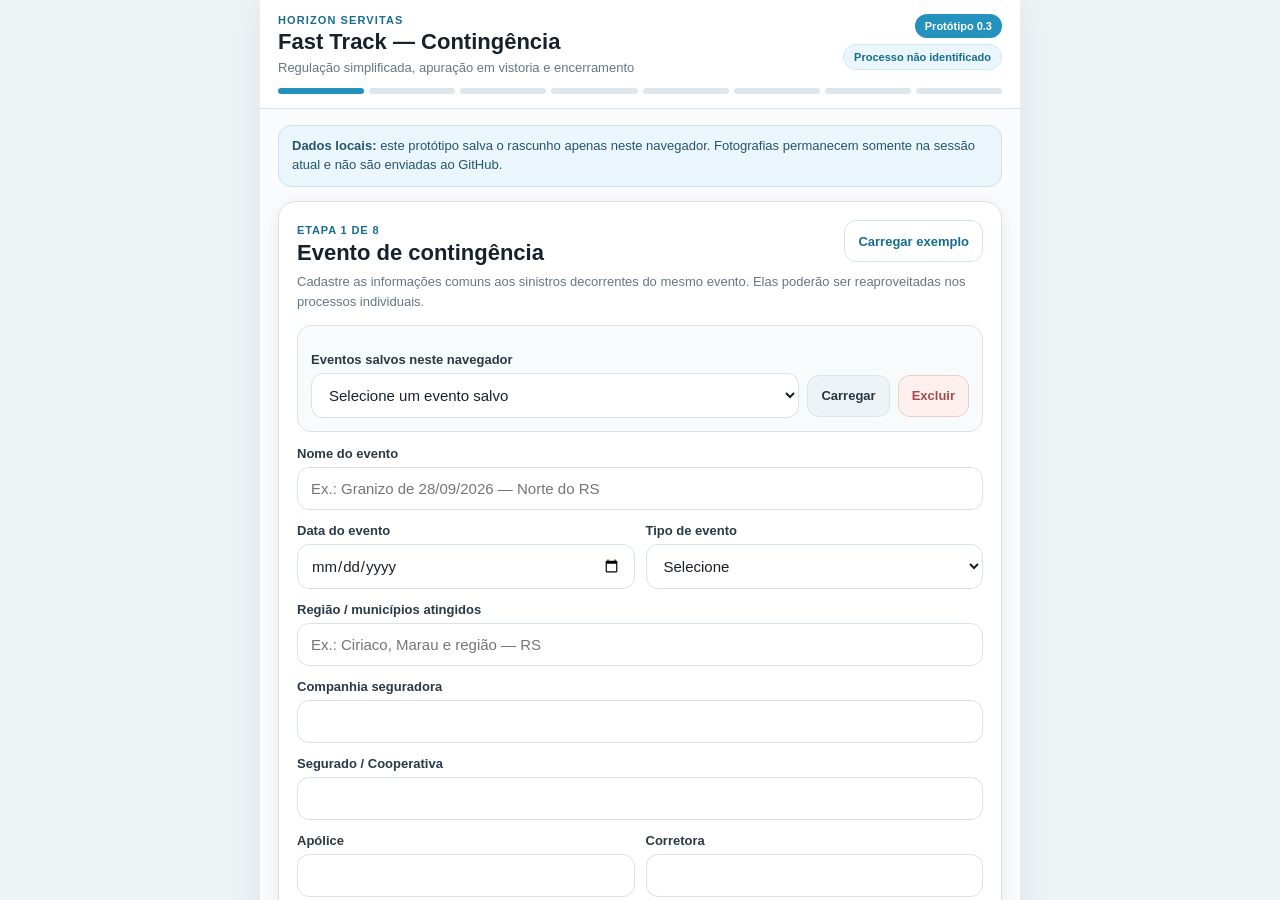
<file: fast_track/v03.html>
<!DOCTYPE html>
<html lang="pt-BR">
<head>
  <meta charset="UTF-8">
  <meta name="viewport" content="width=device-width, initial-scale=1.0, viewport-fit=cover">
  <meta name="color-scheme" content="light">
  <title>Fast Track — Contingência 0.3 | HS</title>
  <style>
    html,body{width:100%;height:100%;margin:0;overflow:hidden;background:#eef3f6;font-family:Arial,sans-serif}
    #app{width:100%;height:100%;border:0;display:block;background:#fff}
    #loading{position:fixed;inset:0;z-index:20;display:flex;align-items:center;justify-content:center;background:#eef3f6;color:#176d91;font-weight:700;text-align:center;padding:24px}
    #loading.error{color:#8b3131;background:#fff3f3}
  </style>
</head>
<body>
  <iframe id="app" src="index.html?v=01" title="Fast Track — Contingência"></iframe>
  <div id="loading">Preparando o Fast Track e o gerador Word nativo…</div>
  <script>
    (() => {
      const frame=document.getElementById('app');
      const loading=document.getElementById('loading');
      const scripts=[
        'v03_parts/g01.js?v=03','v03_parts/g02.js?v=03','v03_parts/g03.js?v=03',
        'v03_parts/g04.js?v=03','v03_parts/g05.js?v=03','v03_parts/g06.js?v=03',
        'v03_parts/loader.js?v=03'
      ];

      function loadScript(doc,src){
        return new Promise((resolve,reject)=>{
          const script=doc.createElement('script');
          script.src=src;
          script.onload=()=>resolve(script);
          script.onerror=()=>reject(new Error(`Falha ao carregar ${src}`));
          doc.head.appendChild(script);
        });
      }

      function waitForReady(win,timeout=12000){
        return new Promise((resolve,reject)=>{
          const started=Date.now();
          const timer=setInterval(()=>{
            if(win.FastTrackDocxNativeV03?.generate && win.fastTrackWordV03?.exportNativeWord){
              clearInterval(timer);resolve();return;
            }
            if(Date.now()-started>timeout){clearInterval(timer);reject(new Error('Tempo excedido ao iniciar o gerador Word nativo.'));}
          },80);
        });
      }

      frame.addEventListener('load',async()=>{
        try{
          const doc=frame.contentDocument;
          for(const src of scripts) await loadScript(doc,src);
          await waitForReady(frame.contentWindow);
          loading.remove();
        }catch(error){
          console.error(error);
          loading.classList.add('error');
          loading.textContent='Não foi possível carregar o gerador Word nativo. Atualize a página e tente novamente.';
        }
      });
    })();
  </script>
</body>
</html>
</file>
<file: fast_track/styles.css>
:root{
  --bg:#eef3f6;--surface:#fff;--surface-soft:#f8fbfc;--text:#17212b;--muted:#667684;
  --line:#d8e2e8;--primary:#2492bd;--primary-dark:#176d91;--primary-soft:#eaf6fb;
  --ok:#2b835d;--ok-soft:#e9f6ef;--warn:#9a6a19;--warn-soft:#fff8e8;--danger:#a64b4b;--danger-soft:#fff0f0;
  --shadow:0 3px 18px rgba(26,50,66,.07);--radius:18px;
}
*{box-sizing:border-box}
html{scroll-behavior:smooth}
body{margin:0;background:var(--bg);color:var(--text);font-family:-apple-system,BlinkMacSystemFont,"Segoe UI",Roboto,Arial,sans-serif}
button,input,select,textarea{font:inherit}
button{cursor:pointer}
.app-shell{max-width:760px;min-height:100vh;margin:0 auto;background:#f9fbfc;box-shadow:0 0 32px rgba(19,52,70,.08)}
.app-header{position:sticky;top:0;z-index:20;padding:14px 18px;background:rgba(255,255,255,.96);backdrop-filter:blur(12px);border-bottom:1px solid var(--line)}
.header-row{display:flex;justify-content:space-between;align-items:flex-start;gap:14px}
.eyebrow{margin:0 0 3px;text-transform:uppercase;letter-spacing:.1em;font-weight:800;font-size:11px;color:var(--primary-dark)}
h1{font-size:22px;margin:0;line-height:1.2}h2:focus{outline:none}.header-subtitle{margin:5px 0 0;color:var(--muted);font-size:13px}
.header-badges{display:flex;flex-direction:column;align-items:flex-end;gap:6px}.badge{display:inline-flex;align-items:center;border-radius:999px;padding:6px 10px;background:var(--primary);color:#fff;font-size:11px;font-weight:800;max-width:260px;text-align:right}.badge-soft{background:var(--primary-soft);color:var(--primary-dark);border:1px solid #cceaf5}
.progress{display:grid;grid-template-columns:repeat(8,1fr);gap:5px;margin-top:13px}.progress span{height:6px;border-radius:999px;background:#dfe7ec;transition:.2s}.progress span.on{background:var(--primary)}
main{padding:16px 18px 110px}.screen{display:none}.screen.active{display:block}
.card{background:var(--surface);border:1px solid var(--line);border-radius:var(--radius);padding:18px;box-shadow:var(--shadow)}
.section-heading{display:flex;justify-content:space-between;align-items:flex-start;gap:12px;margin-bottom:5px}.section-heading h2{font-size:22px;margin:2px 0 0}.step-kicker{font-size:11px;font-weight:800;text-transform:uppercase;letter-spacing:.08em;color:var(--primary-dark)}
h3{margin:22px 0 7px;font-size:16px}.helper{font-size:13px;line-height:1.5;color:var(--muted);margin:6px 0 14px}.field-note{font-size:12px;color:var(--muted);line-height:1.45;margin:7px 0 12px}
label.field{display:block;margin:13px 0 6px;font-size:13px;font-weight:800;color:#2a3945}
input:not([type=checkbox]):not([type=file]),select,textarea{width:100%;border:1px solid var(--line);border-radius:12px;background:#fff;color:var(--text);padding:12px 13px;font-size:15px;outline:none;transition:border-color .15s,box-shadow .15s}
input:focus,select:focus,textarea:focus{border-color:var(--primary);box-shadow:0 0 0 3px rgba(36,146,189,.13)}
textarea{min-height:118px;resize:vertical;line-height:1.5}
input[type=file]{width:100%;padding:12px;border:1px dashed #a9c8d6;border-radius:12px;background:var(--primary-soft)}
.grid2,.grid3{display:grid;gap:11px}.grid2{grid-template-columns:repeat(2,minmax(0,1fr))}.grid3{grid-template-columns:repeat(3,minmax(0,1fr))}
.actions{display:flex;gap:9px;flex-wrap:wrap;margin-top:18px}.actions .btn{flex:1 1 150px}
.inline-actions{display:flex;gap:8px;align-items:center}.inline-actions select{flex:1}.inline-actions .btn{white-space:nowrap}
.btn{border:0;border-radius:12px;padding:11px 13px;font-size:13px;font-weight:800;display:inline-flex;align-items:center;justify-content:center;min-height:42px;text-decoration:none}
.btn-primary{background:var(--primary);color:#fff}.btn-primary:hover{background:var(--primary-dark)}
.btn-secondary{background:#edf3f6;color:#263641;border:1px solid #d9e5ea}.btn-ghost{background:#fff;color:var(--primary-dark);border:1px solid #cfe5ee}.btn-ok{background:var(--ok);color:#fff}.btn-danger-lite{background:var(--danger-soft);color:var(--danger);border:1px solid #efcaca}.btn:disabled{opacity:.55;cursor:not-allowed}
.file-button{position:relative;overflow:hidden}.file-button input{position:absolute;inset:0;opacity:0;cursor:pointer}
.notice{border-radius:13px;padding:11px 13px;margin:0 0 14px;font-size:13px;line-height:1.45;border:1px solid}.notice-info{background:var(--primary-soft);color:#24566b;border-color:#c8e7f2}.notice-warn{background:var(--warn-soft);color:#6e4b14;border-color:#ecd59c}.notice-ok{background:var(--ok-soft);color:#205e43;border-color:#bfe4ce}.notice-danger{background:var(--danger-soft);color:#7f3333;border-color:#edc4c4}.hidden{display:none!important}
.subcard{background:var(--surface-soft);border:1px solid var(--line);border-radius:14px;padding:13px;margin:14px 0}.identifier-box{display:flex;justify-content:space-between;gap:12px;align-items:center;padding:13px 14px;background:var(--primary-soft);border:1px solid #cae6f1;border-radius:13px;margin:12px 0}.identifier-box span{font-size:12px;color:var(--primary-dark);font-weight:800;text-transform:uppercase;letter-spacing:.05em}.identifier-box strong{text-align:right;color:var(--primary-dark)}
.subsection-title{display:flex;justify-content:space-between;align-items:center;gap:10px;margin-top:20px}.subsection-title h3{margin:0}
.dynamic-card{border:1px solid var(--line);border-radius:15px;padding:14px;margin-top:12px;background:#fcfdfd}.dynamic-head{display:flex;justify-content:space-between;align-items:center;gap:10px;margin-bottom:8px}.dynamic-head strong{font-size:14px}.small-actions{display:flex;gap:6px}.small-btn{border:1px solid var(--line);background:#fff;border-radius:9px;padding:6px 9px;font-size:11px;font-weight:800;color:var(--muted)}.small-btn.danger{color:var(--danger);background:var(--danger-soft);border-color:#efcece}
.source-grid{display:grid;grid-template-columns:1fr 1fr;gap:12px}.source-panel{border:1px solid var(--line);border-radius:12px;padding:11px;background:#fff}.source-panel.received{background:#f5f8fa}.source-panel h4{margin:0 0 8px;font-size:12px;text-transform:uppercase;letter-spacing:.05em;color:var(--muted)}
.checkline{display:flex;gap:9px;align-items:flex-start;margin:12px 0;font-size:13px;line-height:1.4;color:#33434f}.checkline input{margin-top:2px;accent-color:var(--primary)}
.item-calculation{margin-top:12px;padding:10px 12px;background:#f2f8fa;border-radius:11px;display:grid;grid-template-columns:repeat(4,minmax(0,1fr));gap:8px}.item-calculation div{font-size:11px;color:var(--muted)}.item-calculation strong{display:block;color:var(--text);font-size:13px;margin-top:3px}
.financial-grid{display:grid;grid-template-columns:repeat(3,minmax(0,1fr));gap:9px;margin-top:16px}.metric{border:1px solid var(--line);background:#fff;border-radius:13px;padding:11px}.metric span{font-size:11px;color:var(--muted);line-height:1.25;display:block}.metric strong{font-size:15px;display:block;margin-top:5px}.metric.primary{background:var(--primary-soft);border-color:#c4e5f1}.metric.ok{background:var(--ok-soft);border-color:#c4e3d1}.metric.warn{background:var(--warn-soft);border-color:#edd7a0}
.photo-gallery{display:grid;grid-template-columns:repeat(2,minmax(0,1fr));gap:12px;margin-top:12px}.photo-card{border:1px solid var(--line);border-radius:13px;overflow:hidden;background:#fff}.photo-card img{width:100%;height:180px;object-fit:cover;display:block;background:#edf2f5}.photo-card-body{padding:10px}.photo-card textarea{min-height:72px;font-size:13px}.photo-meta{display:flex;justify-content:space-between;gap:8px;align-items:center;font-size:11px;color:var(--muted);margin-bottom:7px}
.review-summary{display:grid;grid-template-columns:repeat(2,minmax(0,1fr));gap:10px}.review-block{border:1px solid var(--line);border-radius:13px;padding:12px;background:#fff}.review-block h4{margin:0 0 8px;font-size:13px;color:var(--primary-dark)}.review-block dl{display:grid;grid-template-columns:130px 1fr;gap:5px 8px;margin:0;font-size:12px}.review-block dt{font-weight:800;color:#435360}.review-block dd{margin:0;white-space:pre-wrap;overflow-wrap:anywhere}
.report-preview{margin-top:10px;background:#dde7ec;border:1px solid #cad8df;border-radius:14px;padding:12px;overflow:auto;max-height:78vh}.report-preview .report-page{margin:0 auto 14px;box-shadow:0 3px 15px rgba(24,54,72,.17)}
.app-footer{padding:17px 18px 28px;display:flex;justify-content:space-between;gap:14px;color:var(--muted);font-size:12px}.app-footer #saveStatus{color:var(--ok);font-weight:700}

/* Documento HS */
#printHost{display:none}.report-page{position:relative;width:210mm;height:297mm;background:#fff;color:#111;padding:27mm 23mm 24mm;font-family:Arial,sans-serif;font-size:10pt;line-height:1.42;page-break-after:always;break-after:page;overflow:hidden}.report-page:last-child{page-break-after:auto;break-after:auto}.report-content{height:246mm;position:relative;z-index:2;overflow:hidden}.report-brand{position:absolute;right:17mm;top:9mm;display:flex;gap:4mm;align-items:center;z-index:3}.brand-mark{position:relative;width:31mm;height:18mm}.brand-ring{position:absolute;width:20mm;height:14mm;border:1.7mm solid #2da9df;border-radius:50%;top:2mm}.brand-ring.a{left:0}.brand-ring.b{right:0}.brand-hs{position:absolute;inset:0;display:flex;align-items:center;justify-content:center;font-size:18pt;font-weight:900;color:#2da9df;letter-spacing:-2px}.brand-text{font-size:13pt;font-weight:800;line-height:1}.report-watermark{position:absolute;left:34mm;top:86mm;width:142mm;height:122mm;opacity:.09;z-index:1}.report-watermark:before,.report-watermark:after{content:"";position:absolute;width:82mm;height:82mm;border:3mm solid #42bee4;border-radius:50%;top:17mm}.report-watermark:before{left:6mm}.report-watermark:after{right:6mm}.report-footer{position:absolute;left:0;right:0;bottom:7mm;height:18mm;color:#2da9df;font-size:7.4pt;z-index:3}.footer-mark{position:absolute;left:1mm;bottom:0;width:22mm;height:14mm}.footer-mark:before,.footer-mark:after{content:"";position:absolute;width:13mm;height:10mm;border:1.2mm solid #2da9df;border-radius:50%;top:2mm}.footer-mark:before{left:0}.footer-mark:after{right:0}.footer-text{position:absolute;left:27mm;bottom:1mm;line-height:1.6}.footer-page{position:absolute;right:12mm;bottom:0;color:#222;font-style:italic}.doc-title{font-size:23pt;font-weight:400;margin:15mm 0 0}.doc-subtitle{font-size:17pt;color:#2da9df;margin:1mm 0 10mm}.claim-numbers{width:84mm;margin:0 0 7mm auto;font-size:9.5pt}.claim-row{display:grid;grid-template-columns:1fr 1fr;gap:5mm;margin:2mm 0}.doc-meta{width:100%;border-collapse:collapse}.doc-meta th,.doc-meta td{padding:2.1mm 0;text-align:left;vertical-align:top;font-size:10pt}.doc-meta th{width:60mm;padding-right:5mm}.doc-section{font-size:14pt;font-weight:400;margin:7mm 0 5mm}.doc-subsection{font-size:11.5pt;font-weight:700;margin:5.5mm 0 3mm}.doc-text{margin:0 0 3.5mm;text-align:justify;white-space:pre-wrap}.doc-table{width:100%;border-collapse:collapse;table-layout:fixed;font-size:8.6pt;margin:3mm 0}.doc-table th,.doc-table td{border:.25mm solid #555;padding:1.8mm 1.5mm;text-align:center;vertical-align:middle;overflow-wrap:anywhere}.doc-table td.left,.doc-table th.left{text-align:left}.doc-list{margin:2mm 0 0 6mm;padding-left:5mm}.doc-list li{margin:1.6mm 0}.doc-note{font-size:8.6pt;color:#333}.doc-kpi-grid{display:grid;grid-template-columns:repeat(3,1fr);gap:2.5mm;margin:4mm 0}.doc-kpi{border:.25mm solid #555;padding:2.3mm}.doc-kpi span{display:block;font-size:7.8pt;color:#444}.doc-kpi strong{display:block;margin-top:1mm;font-size:10pt}.doc-photo-grid{display:grid;grid-template-columns:1fr 1fr;gap:4mm}.doc-photo{border:.25mm solid #ccc;padding:2mm}.doc-photo img{display:block;width:100%;height:88mm;object-fit:contain;background:#f7f7f7}.doc-photo figcaption{font-size:8.5pt;text-align:center;margin-top:2mm}.doc-photo.single{grid-column:1/-1}.doc-photo.single img{height:170mm}.doc-chrono{width:100%;border-collapse:collapse;margin-top:3mm}.doc-chrono td{border-bottom:.25mm solid #555;padding:1.7mm 0}.doc-chrono td:last-child{text-align:right;width:42mm}.doc-signature{width:85mm;margin:24mm 0 0 auto;text-align:center}.doc-signature-line{border-top:.25mm solid #555;padding-top:2mm}.doc-warning{border:.25mm solid #b78932;background:#fff9e9;padding:2.5mm;margin:3mm 0;font-size:8.8pt}

@media(max-width:700px){
  .app-shell{box-shadow:none}.header-row{flex-direction:column}.report-preview .report-page{zoom:.72}.header-badges{align-items:flex-start}.badge{max-width:100%;text-align:left}
  main{padding:12px 12px 95px}.app-header{padding:12px}.card{padding:14px}.grid2,.grid3,.source-grid{grid-template-columns:1fr}.section-heading{flex-direction:column}.section-heading .btn{width:100%}.inline-actions{flex-wrap:wrap}.inline-actions select{flex-basis:100%}.inline-actions .btn{flex:1}.actions{flex-direction:column}.actions .btn{width:100%;flex:auto}.financial-grid{grid-template-columns:repeat(2,minmax(0,1fr))}.item-calculation{grid-template-columns:repeat(2,minmax(0,1fr))}.photo-gallery{grid-template-columns:1fr}.review-summary{grid-template-columns:1fr}.review-block dl{grid-template-columns:1fr}.app-footer{flex-direction:column}
}
@media(max-width:430px){.report-preview .report-page{zoom:.42}.financial-grid{grid-template-columns:1fr}.identifier-box{align-items:flex-start;flex-direction:column}.identifier-box strong{text-align:left}}
@media print{
  @page{size:A4;margin:0}
  body{background:#fff}.app-shell{display:none!important}#printHost{display:block!important}.report-page{margin:0!important;box-shadow:none!important;print-color-adjust:exact;-webkit-print-color-adjust:exact}
}
</file>
